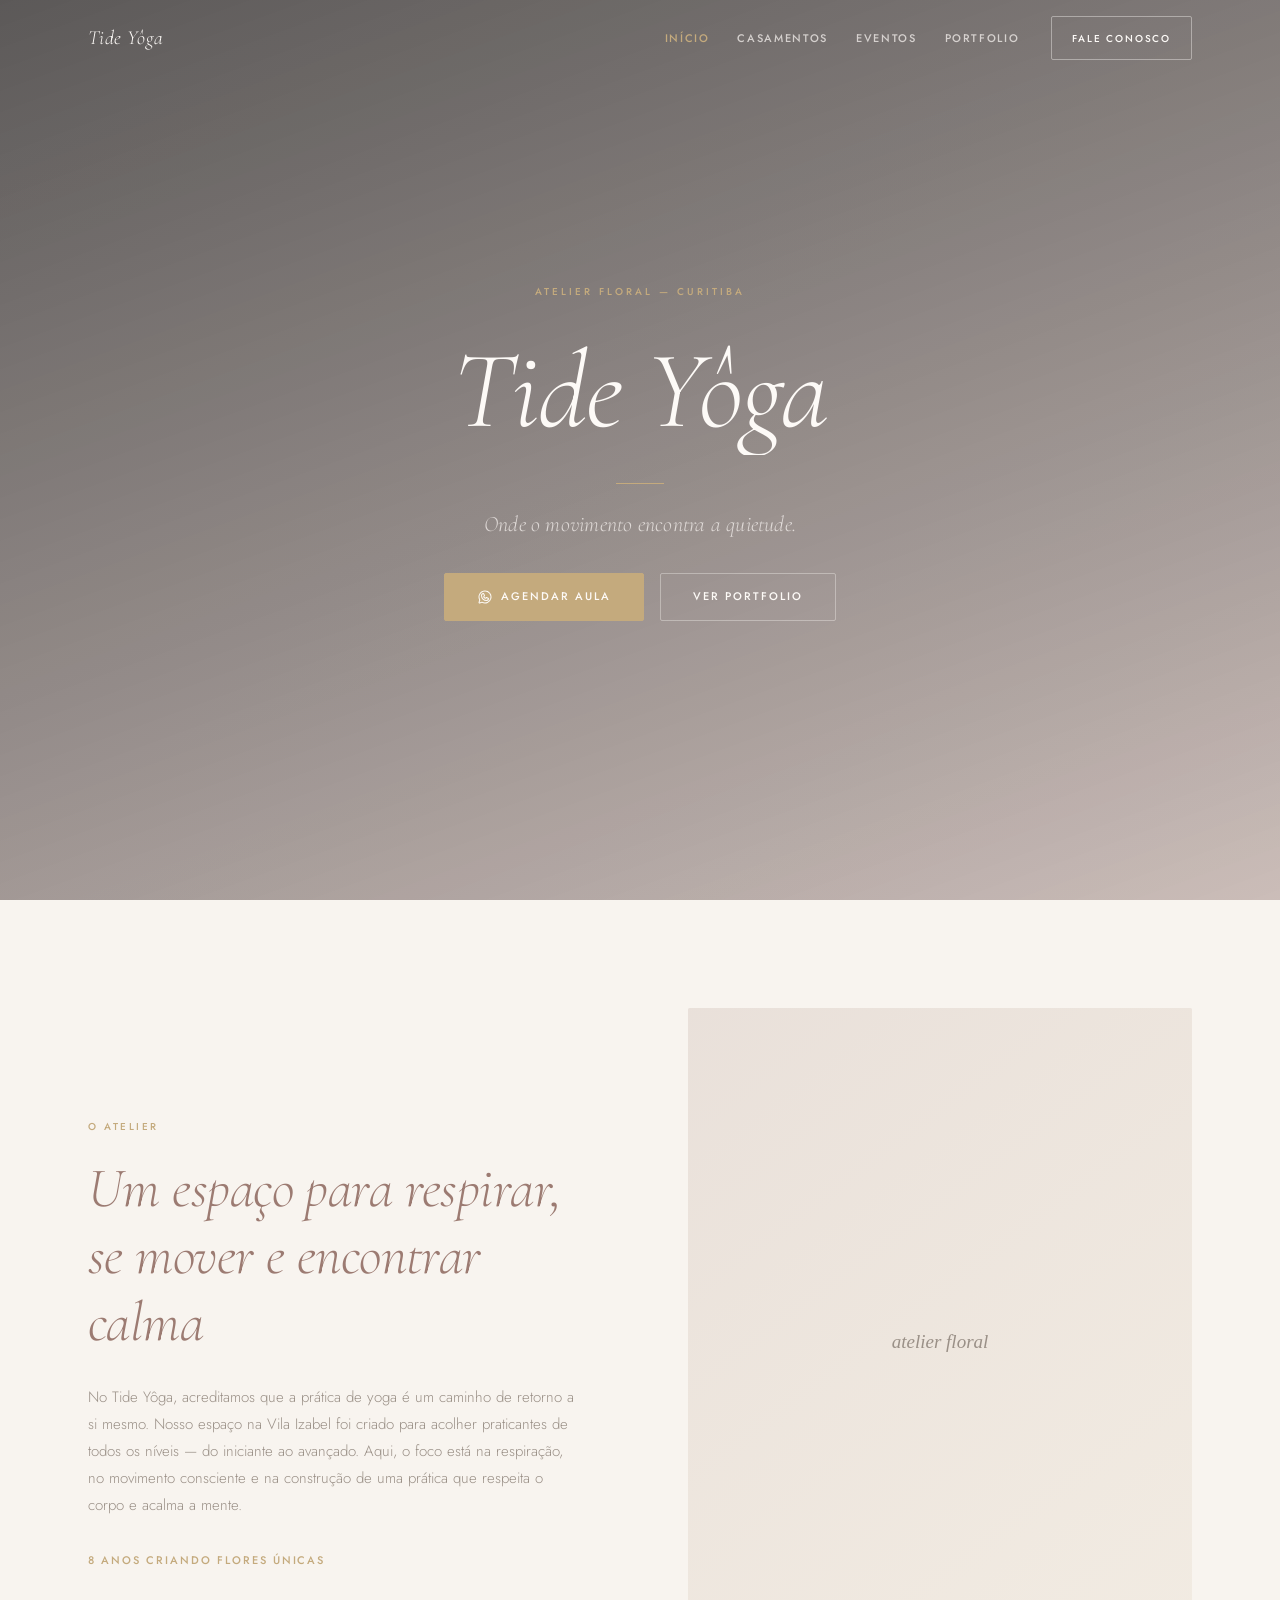
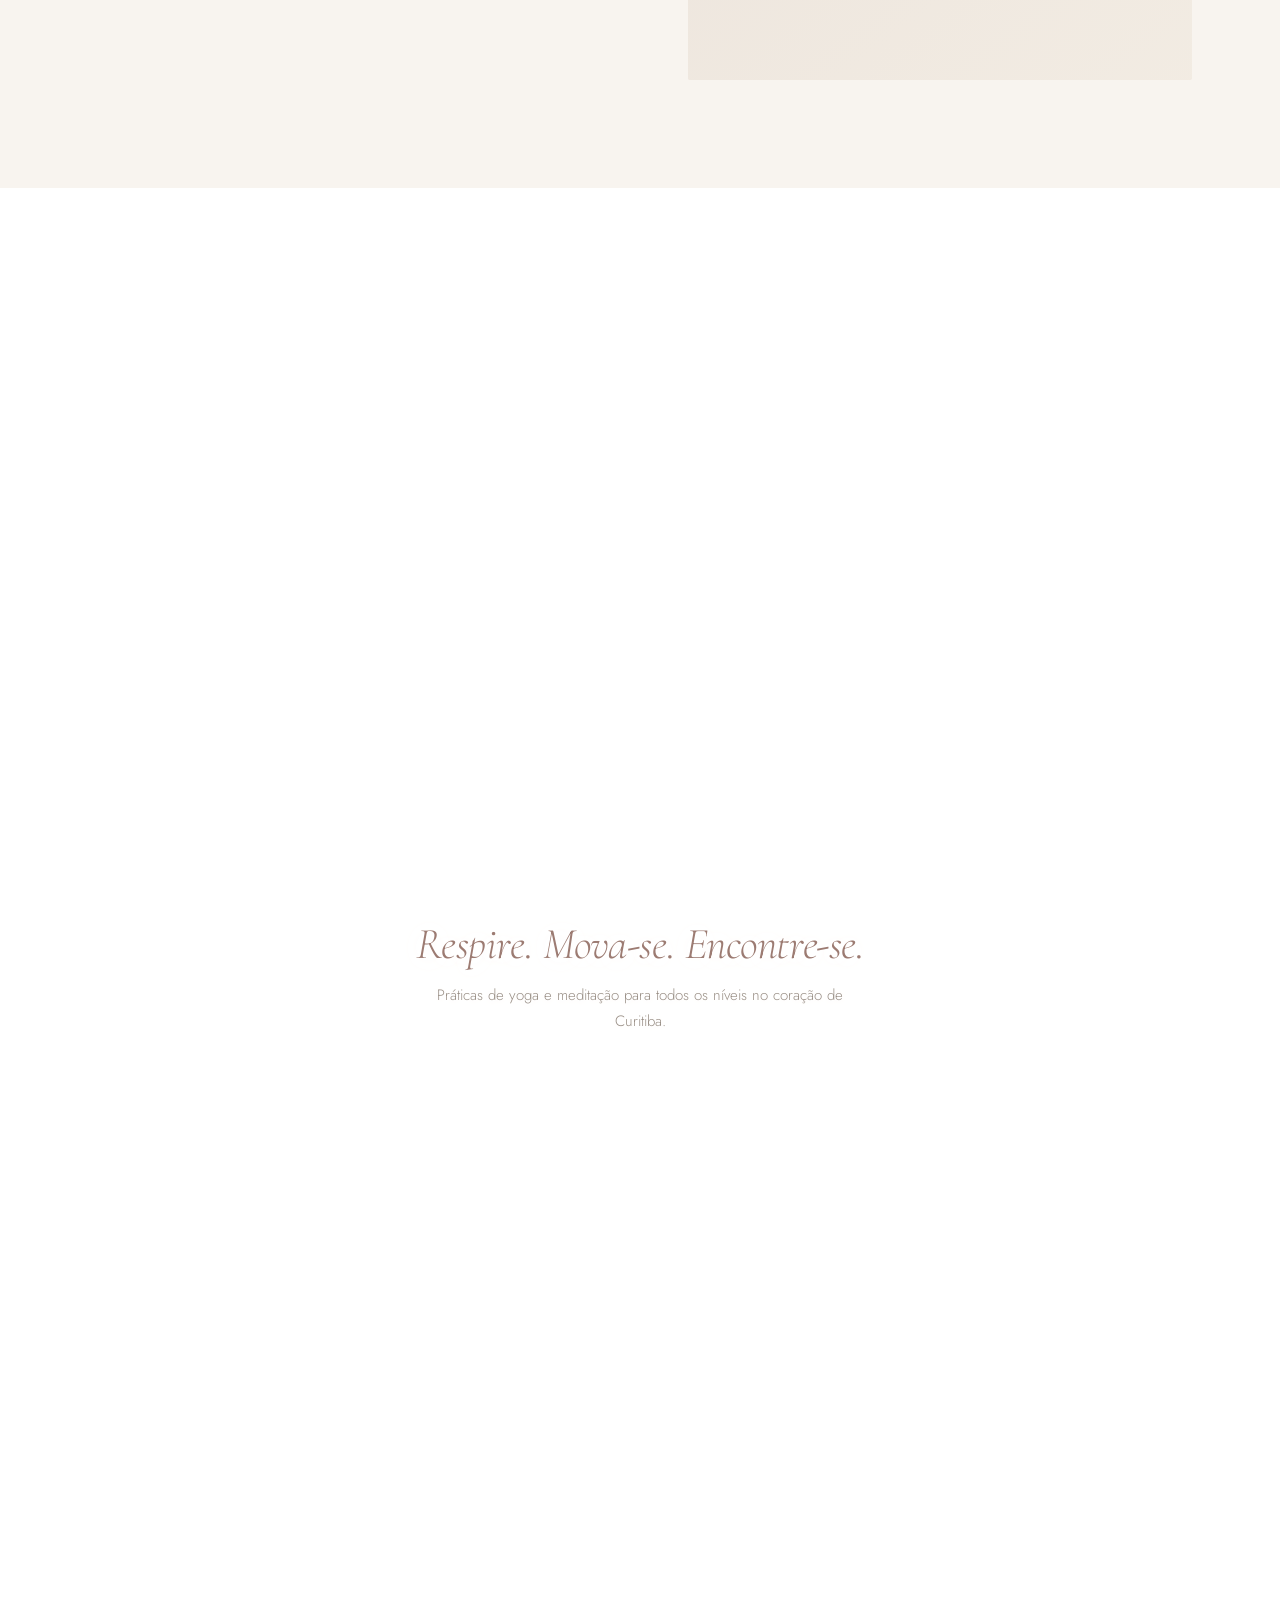
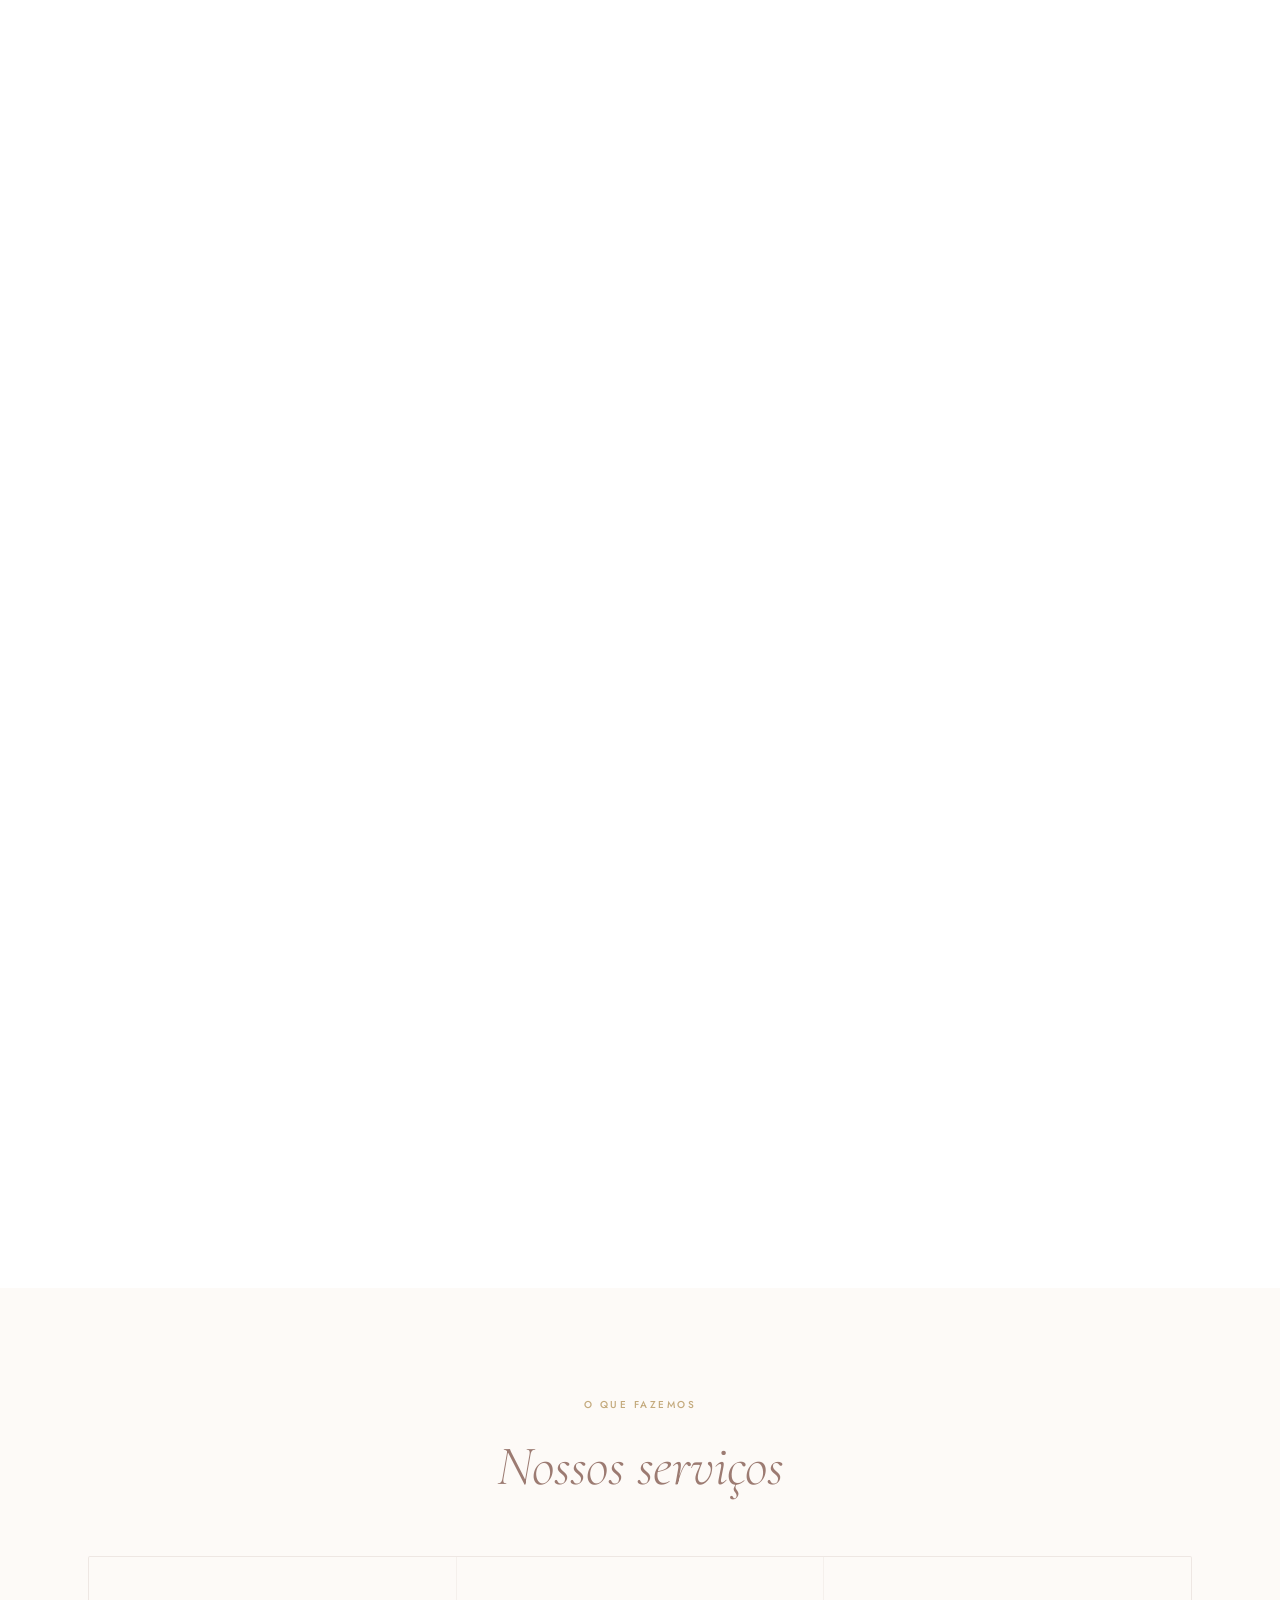
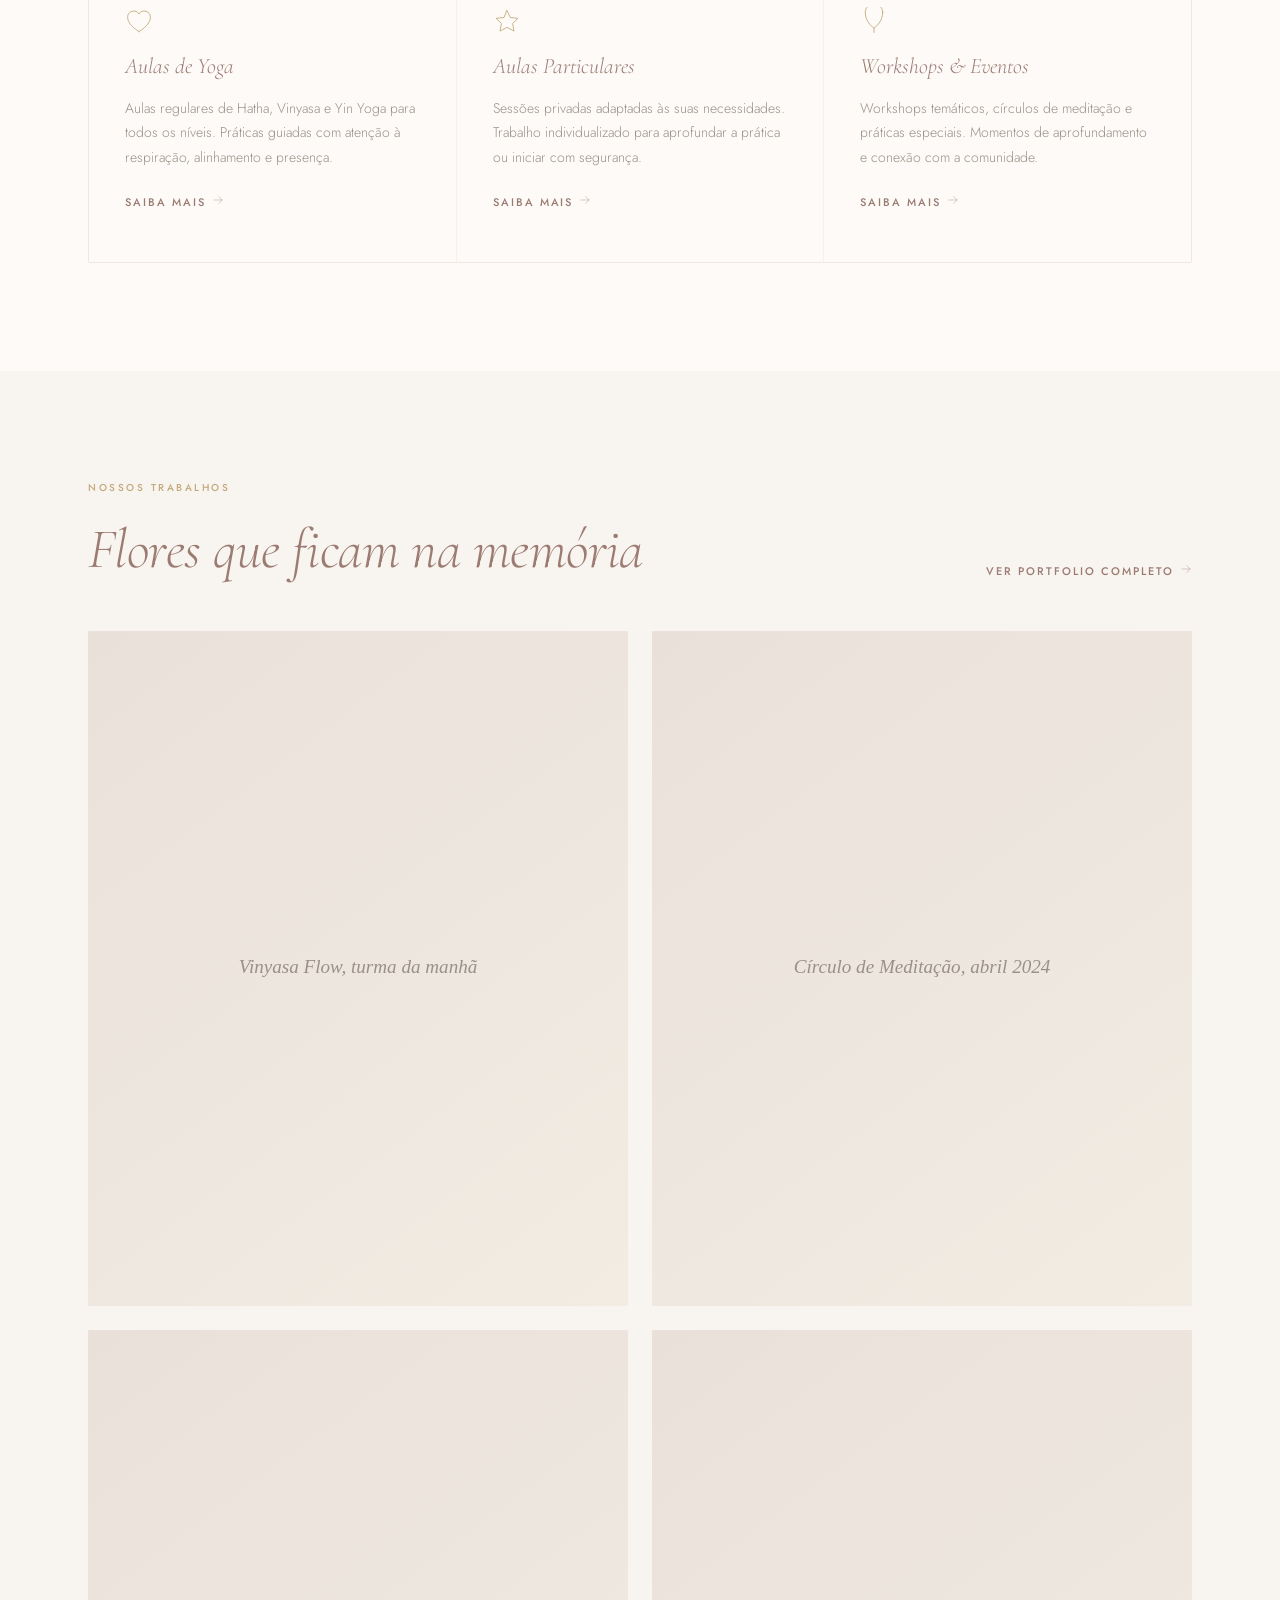
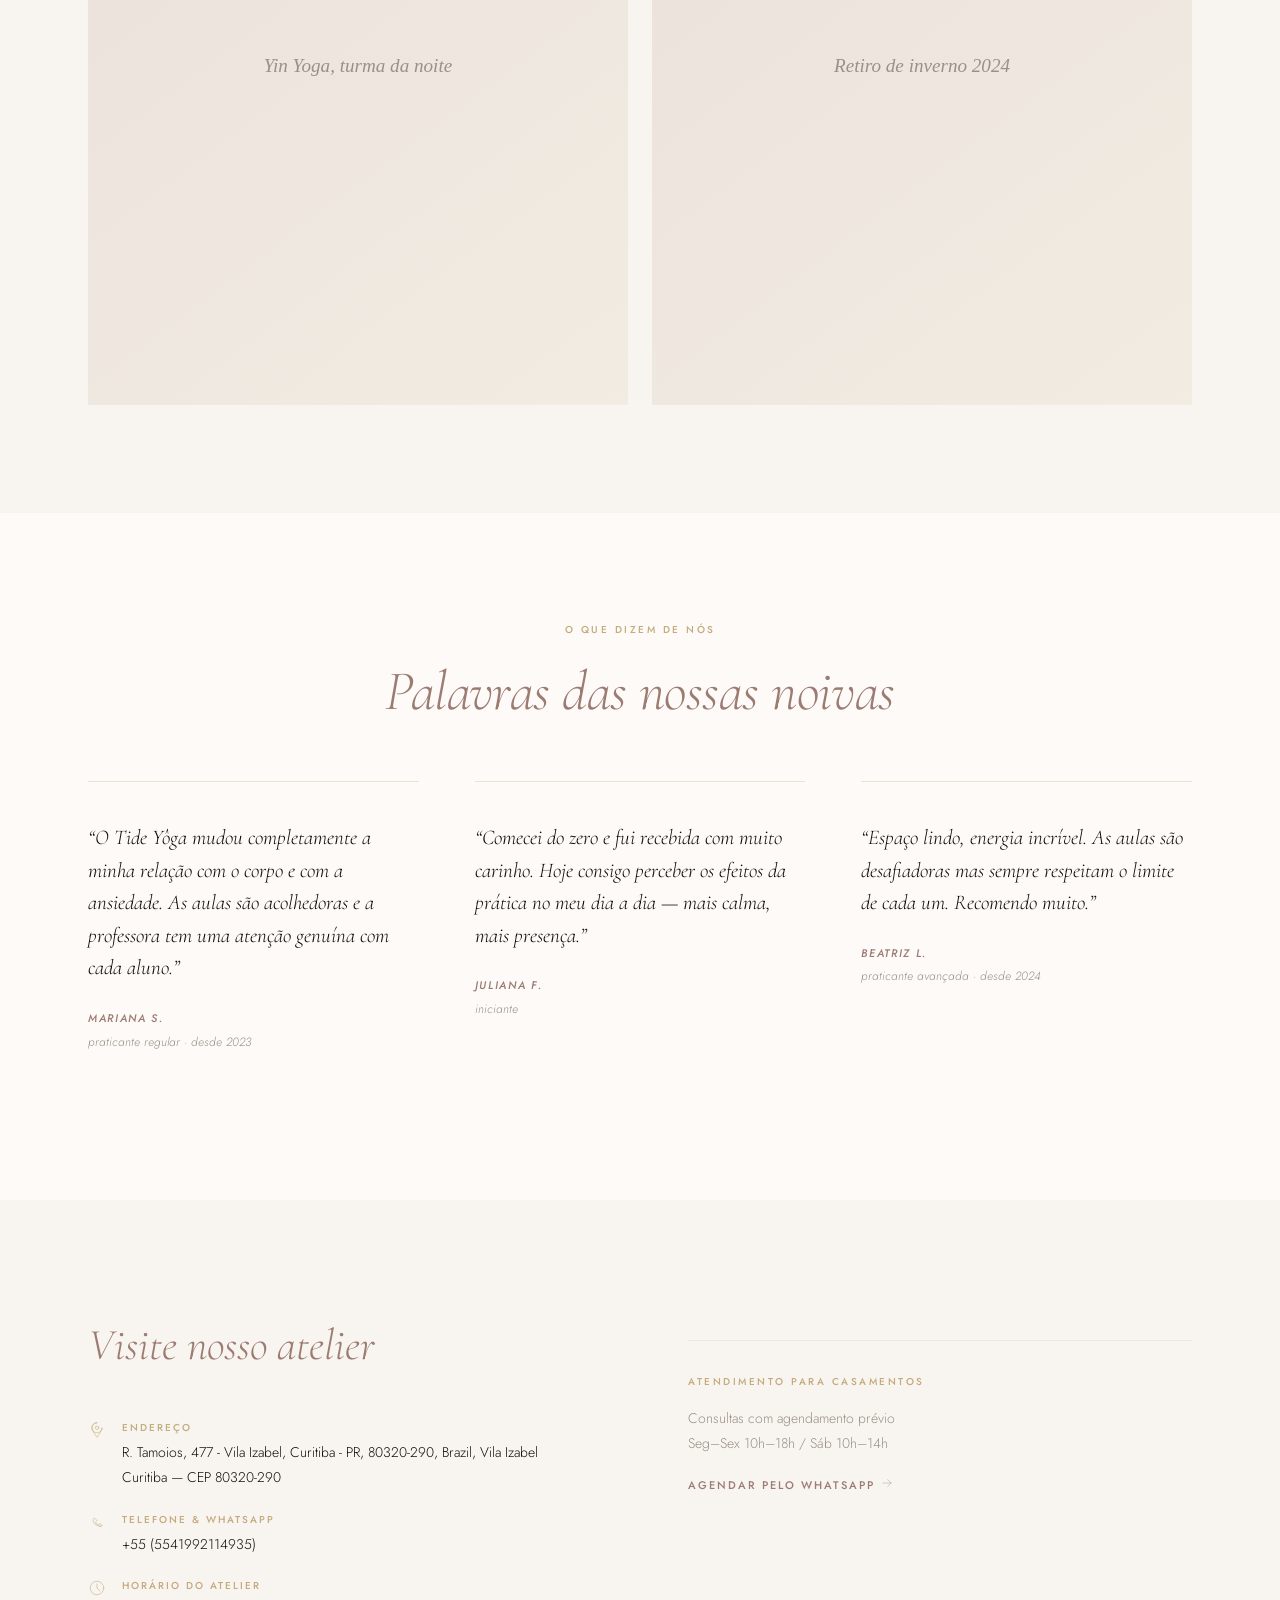
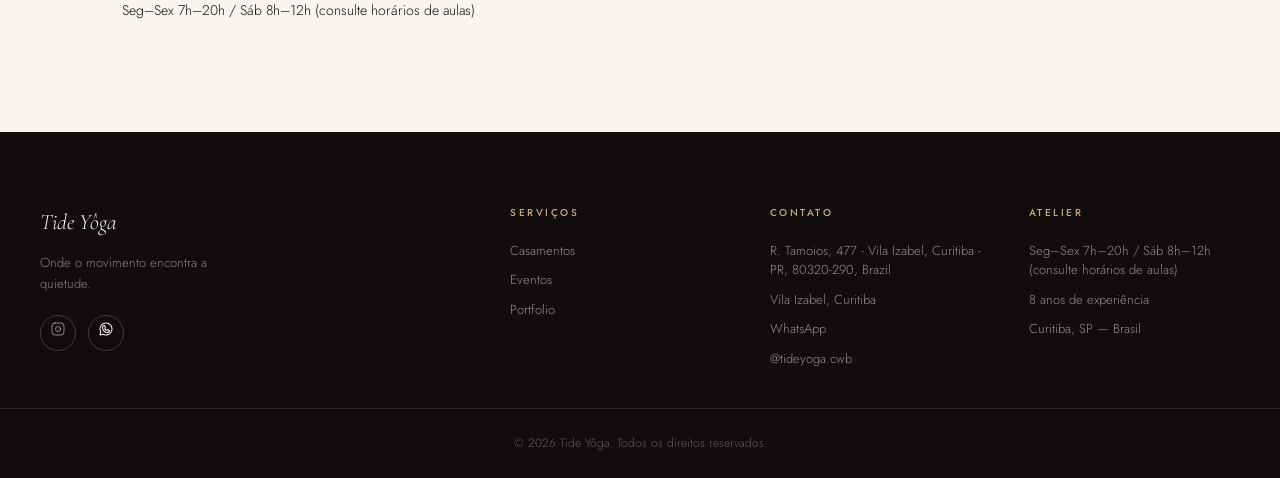
<file: index.html>
<!DOCTYPE html>
<html lang="pt-BR">
<head>
  <meta charset="UTF-8">
  <meta name="viewport" content="width=device-width, initial-scale=1.0">
  <title>Tide Yôga | Estúdio de Yoga em Curitiba - Vila Izabel</title>
  <meta name="description" content="Tide Yôga é um estúdio de yoga na Vila Izabel, Curitiba. Aulas regulares, particulares e workshops para todos os níveis. Venha praticar num espaço acolhedor e transformador.">

  <meta property="og:type"        content="website">
  <meta property="og:title"       content="Tide Yôga | Estúdio de Yoga em Curitiba - Vila Izabel">
  <meta property="og:description" content="Tide Yôga é um estúdio de yoga na Vila Izabel, Curitiba. Aulas regulares, particulares e workshops para todos os níveis. Venha praticar num espaço acolhedor e transformador.">
  <meta property="og:image"       content="assets/og-placeholder.jpg">
  <meta property="og:url"         content="https://tideyoga.com.br">
  <meta property="og:locale"      content="pt_BR">
  <meta property="og:site_name"   content="Tide Yôga">

  <link rel="icon" href="assets/favicon.png" type="image/png">
  <link rel="preconnect" href="https://fonts.googleapis.com">
  <link rel="preconnect" href="https://fonts.gstatic.com" crossorigin>
  <link href="https://fonts.googleapis.com/css2?family=Cormorant+Garamond:ital,wght@0,300;0,400;0,600;1,300;1,400;1,600&family=Jost:wght@300;400;500&display=swap" rel="stylesheet">
  <link rel="stylesheet" href="style.css">

  <script type="application/ld+json">
  {
    "@context": "https://schema.org",
    "@type": "Florist",
    "name": "Tide Yôga",
    "description": "Tide Yôga é um estúdio de yoga na Vila Izabel, Curitiba. Aulas regulares, particulares e workshops para todos os níveis. Venha praticar num espaço acolhedor e transformador.",
    "url": "https://tideyoga.com.br",
    "telephone": "+5541992114935",
    "address": {
      "@type": "PostalAddress",
      "streetAddress": "R. Tamoios, 477 - Vila Izabel, Curitiba - PR, 80320-290, Brazil",
      "addressLocality": "Curitiba",
      "addressRegion": "SP",
      "postalCode": "80320-290",
      "addressCountry": "BR"
    },
    "openingHours": "Seg–Sex 7h–20h / Sáb 8h–12h (consulte horários de aulas)",
    "image": "assets/og-placeholder.jpg",
    "priceRange": "R$ 80 – R$ 600",
    "hasMap": "https://maps.google.com/?q=R. Tamoios, 477 - Vila Izabel, Curitiba - PR, 80320-290, Brazil,Curitiba",
    "sameAs": ["https://www.instagram.com/tideyoga.cwb"]
  }
  </script>
<script>window.__imgFallback=function(img,label){img.onerror=null;img.alt=label||'';img.style.cssText='background:#e5e7eb;min-height:40px';img.src='data:image/svg+xml,%3Csvg xmlns%3D%22http%3A%2F%2Fwww.w3.org%2F2000%2Fsvg%22 viewBox%3D%220 0 1 1%22%3E%3C%2Fsvg%3E';};</script>
</head>
<body>

  <!-- ══════════════════════════════
       NAVBAR
  ══════════════════════════════ -->
  <nav class="navbar" id="top" aria-label="Navegação principal">
    <div class="container nav-inner">
      <a href="index.html" class="nav-logo" aria-label="Tide Yôga — página inicial">
        <span class="nav-logo-name">Tide Yôga</span>
      </a>
      <ul class="nav-links" role="list">
        <li><a href="index.html"       class="nav-active" aria-current="page">Início</a></li>
        <li><a href="casamentos.html">Casamentos</a></li>
        <li><a href="eventos.html">Eventos</a></li>
        <li><a href="portfolio.html">Portfolio</a></li>
      </ul>
      <a href="https://wa.me/5541992114935?text=Ol%C3%A1%2C%20vim%20pelo%20site%20e%20gostaria%20de%20saber%20mais%20sobre%20as%20aulas%20do%20Tide%20Y%C3%B4ga."
         class="nav-cta"
         target="_blank" rel="noopener noreferrer"
         aria-label="Fale conosco pelo WhatsApp">
        Fale Conosco
      </a>
      <button class="nav-toggle" aria-label="Abrir menu" aria-expanded="false">
        <span></span><span></span><span></span>
      </button>
    </div>
  </nav>

  <!-- ══════════════════════════════
       HERO
  ══════════════════════════════ -->
  <section class="hero" id="hero" aria-labelledby="hero-heading">
    <div class="hero-bg img-fallback" aria-hidden="true">
      <img src="https://images.unsplash.com/photo-1727582921171-4d6ee5cc71f7?crop=entropy&cs=tinysrgb&fit=max&fm=jpg&ixid=M3w5NTUwNzB8MHwxfHNlYXJjaHwxfHxlbGVnYW50JTIwZmxvd2VyJTIwc2hvcCUyMGludGVyaW9yJTIwY29sb3JmdWx8ZW58MXwwfHx8MTc4MDUxMDk0M3ww&ixlib=rb-4.1.0&q=80&w=1080"
           alt=""
           loading="eager"
           onerror="window.__imgFallback(this, 'bloom atelier')">
    </div>
    <div class="hero-overlay" aria-hidden="true"></div>
    <div class="container hero-inner">
      <p class="hero-eyebrow">Atelier Floral — Curitiba</p>
      <h1 class="hero-heading" id="hero-heading">
        <span class="reveal-line"><span>Tide Yôga</span></span>
      </h1>
      <div class="hero-rule"></div>
      <p class="hero-tagline">
        <span class="reveal-line"><span>Onde o movimento encontra a quietude.</span></span>
      </p>
      <div class="hero-ctas fade-up fade-up--4">
        <a href="https://wa.me/5541992114935?text=Ol%C3%A1%2C%20vim%20pelo%20site%20e%20gostaria%20de%20saber%20mais%20sobre%20as%20aulas%20do%20Tide%20Y%C3%B4ga."
           class="btn btn--primary"
           target="_blank" rel="noopener noreferrer"
           aria-label="Agendar visita ao atelier pelo WhatsApp">
          <span class="btn-icon" data-icon="WhatsappLogo" aria-hidden="true"></span>
          Agendar Aula
        </a>
        <a href="portfolio.html" class="btn btn--ghost-light">
          Ver Portfolio
        </a>
      </div>
    </div>
  </section>

  <!-- ══════════════════════════════
       ATELIER — QUEM SOMOS
  ══════════════════════════════ -->
  <section class="atelier" id="atelier" aria-labelledby="atelier-heading">
    <div class="container atelier-grid">
      <div class="atelier-text">
        <span class="eyebrow fade-up">O Atelier</span>
        <h2 class="section-heading fade-up" id="atelier-heading">Um espaço para respirar, se mover e encontrar calma</h2>
        <p class="atelier-body fade-up">No Tide Yôga, acreditamos que a prática de yoga é um caminho de retorno a si mesmo. Nosso espaço na Vila Izabel foi criado para acolher praticantes de todos os níveis — do iniciante ao avançado. Aqui, o foco está na respiração, no movimento consciente e na construção de uma prática que respeita o corpo e acalma a mente.</p>
        <span class="atelier-meta fade-up">8 anos criando flores únicas</span>
      </div>
      <div class="atelier-image-wrap img-fallback fade-up">
        <img src="https://images.unsplash.com/photo-1554196259-e3c00b41a421?crop=entropy&cs=tinysrgb&fit=max&fm=jpg&ixid=M3w5NTUwNzB8MHwxfHNlYXJjaHwxfHxmbG9yaXN0JTIwYXJyYW5naW5nJTIwYm91cXVldCUyMGNsb3NlJTIwdXAlMjBoYW5kc3xlbnwxfDB8fHwxNzgwNTEwOTQzfDA&ixlib=rb-4.1.0&q=80&w=1080"
             alt="Interior do estúdio Tide Yôga na Vila Izabel, Curitiba — espaço de prática sereno"
             loading="lazy"
             width="600" height="800"
             onerror="window.__imgFallback(this, 'atelier floral')">
      </div>
    </div>
  </section>

  <!-- ══════════════════════════════
       SCROLL ANIMATION — creative-floral
  ══════════════════════════════ -->
  <section class="scroll-animation" id="scroll-anim"
           aria-label="Sequência floral — flores que contam histórias">
    <div class="scroll-anim-pin">
      <canvas id="scroll-canvas" aria-hidden="true"></canvas>
      <div class="scroll-overlay" aria-hidden="true">
        <p class="scroll-overlay-headline">Respire. Mova-se. Encontre-se.</p>
        <p class="scroll-overlay-sub">Práticas de yoga e meditação para todos os níveis no coração de Curitiba.</p>
      </div>
    </div>
  </section>

  <!-- ══════════════════════════════
       SERVICOS
  ══════════════════════════════ -->
  <section class="servicos" id="servicos" aria-labelledby="servicos-heading">
    <div class="container">
      <div class="servicos-header">
        <span class="eyebrow fade-up">O que fazemos</span>
        <h2 class="section-heading fade-up" id="servicos-heading">Nossos serviços</h2>
      </div>
      <div class="servicos-grid" role="list">
        <article class="servico-card stagger-card" role="listitem" aria-label="Aulas de Yoga">
          <div class="servico-icon" data-icon="HeartStraight" aria-hidden="true"></div>
          <h3 class="servico-title">Aulas de Yoga</h3>
          <p class="servico-desc">Aulas regulares de Hatha, Vinyasa e Yin Yoga para todos os níveis. Práticas guiadas com atenção à respiração, alinhamento e presença.</p>
          <a href="aulas.html" class="link-morph servico-link">
            Saiba mais
            <span data-icon="ArrowRight" aria-hidden="true"></span>
          </a>
        </article>
        <article class="servico-card stagger-card" role="listitem" aria-label="Aulas Particulares">
          <div class="servico-icon" data-icon="Star" aria-hidden="true"></div>
          <h3 class="servico-title">Aulas Particulares</h3>
          <p class="servico-desc">Sessões privadas adaptadas às suas necessidades. Trabalho individualizado para aprofundar a prática ou iniciar com segurança.</p>
          <a href="particulares.html" class="link-morph servico-link">
            Saiba mais
            <span data-icon="ArrowRight" aria-hidden="true"></span>
          </a>
        </article>
        <article class="servico-card stagger-card" role="listitem" aria-label="Workshops & Eventos">
          <div class="servico-icon" data-icon="Leaf" aria-hidden="true"></div>
          <h3 class="servico-title">Workshops & Eventos</h3>
          <p class="servico-desc">Workshops temáticos, círculos de meditação e práticas especiais. Momentos de aprofundamento e conexão com a comunidade.</p>
          <a href="workshops.html" class="link-morph servico-link">
            Saiba mais
            <span data-icon="ArrowRight" aria-hidden="true"></span>
          </a>
        </article>
      </div>
    </div>
  </section>

  <!-- ══════════════════════════════
       PORTFOLIO PREVIEW
  ══════════════════════════════ -->
  <section class="portfolio-preview" id="portfolio-preview"
           aria-labelledby="portfolio-preview-heading">
    <div class="container">
      <div class="portfolio-preview-header">
        <div>
          <span class="eyebrow fade-up">Nossos trabalhos</span>
          <h2 class="section-heading fade-up" id="portfolio-preview-heading"
              style="margin-bottom:0">Flores que ficam na memória</h2>
        </div>
        <a href="portfolio.html" class="link-morph fade-up">
          Ver portfolio completo
          <span data-icon="ArrowRight" aria-hidden="true"></span>
        </a>
      </div>
      <div class="portfolio-grid" role="list">
        <figure class="portfolio-item tilt-3d img-fallback fade-up" role="listitem">
          <img src="https://images.unsplash.com/photo-1484676681417-64a0ea3475fd?crop=entropy&cs=tinysrgb&fit=max&fm=jpg&ixid=M3w5NTUwNzB8MHwxfHNlYXJjaHwxfHxicmlkYWwlMjBib3VxdWV0JTIwd2hpdGUlMjBlbGVnYW50JTIwY2xvc2UlMjB1cHxlbnwxfDB8fHwxNzgwNTEwOTQ5fDA&ixlib=rb-4.1.0&q=80&w=1080"
               alt="Aula de Vinyasa Yoga no Tide Yôga — praticantes em movimento fluido"
               loading="lazy"
               width="600" height="750"
               onerror="window.__imgFallback(this, 'Vinyasa Flow, turma da manhã')">
          <figcaption class="portfolio-caption">Vinyasa Flow, turma da manhã</figcaption>
        </figure>
        <figure class="portfolio-item tilt-3d img-fallback fade-up" role="listitem">
          <img src="https://images.unsplash.com/photo-1525441273400-056e9c7517b3?crop=entropy&cs=tinysrgb&fit=max&fm=jpg&ixid=M3w5NTUwNzB8MHwxfHNlYXJjaHwxfHx3ZWRkaW5nJTIwZmxvd2VycyUyMGNlbnRlcnBpZWNlJTIwdGFibGV8ZW58MXwwfHx8MTc4MDUxMDk1MHww&ixlib=rb-4.1.0&q=80&w=1080"
               alt="Workshop de meditação — círculo de praticantes em silêncio"
               loading="lazy"
               width="600" height="750"
               onerror="window.__imgFallback(this, 'Círculo de Meditação, abril 2024')">
          <figcaption class="portfolio-caption">Círculo de Meditação, abril 2024</figcaption>
        </figure>
        <figure class="portfolio-item tilt-3d img-fallback fade-up" role="listitem">
          <img src="https://images.unsplash.com/photo-1564070814872-a2e801dbf413?crop=entropy&cs=tinysrgb&fit=max&fm=jpg&ixid=M3w5NTUwNzB8MHwxfHNlYXJjaHwxfHxjb2xvcmZ1bCUyMGJvdXF1ZXQlMjBhcnJhbmdlbWVudCUyMGZsb3dlcnN8ZW58MXwwfHx8MTc4MDUxMDk1MHww&ixlib=rb-4.1.0&q=80&w=1080"
               alt="Aula de Yin Yoga — postura restaurativa com apoios e luz suave"
               loading="lazy"
               width="600" height="750"
               onerror="window.__imgFallback(this, 'Yin Yoga, turma da noite')">
          <figcaption class="portfolio-caption">Yin Yoga, turma da noite</figcaption>
        </figure>
        <figure class="portfolio-item tilt-3d img-fallback fade-up" role="listitem">
          <img src="https://images.unsplash.com/photo-1747115276395-607f2e5dc269?crop=entropy&cs=tinysrgb&fit=max&fm=jpg&ixid=M3w5NTUwNzB8MHwxfHNlYXJjaHwxfHxsdXh1cnklMjBmbG9yYWwlMjBkZWNvciUyMGV2ZW50fGVufDF8MHx8fDE3ODA1MTA5NTB8MA&ixlib=rb-4.1.0&q=80&w=1080"
               alt="Retiro de yoga em espaço natural próximo a Curitiba"
               loading="lazy"
               width="600" height="750"
               onerror="window.__imgFallback(this, 'Retiro de inverno 2024')">
          <figcaption class="portfolio-caption">Retiro de inverno 2024</figcaption>
        </figure>
      </div>
    </div>
  </section>

  <!-- ══════════════════════════════
       TESTEMUNHOS
  ══════════════════════════════ -->
  <section class="testemunhos" id="testemunhos" aria-labelledby="testemunhos-heading">
    <div class="container">
      <div class="testemunhos-header">
        <span class="eyebrow">O que dizem de nós</span>
        <h2 class="section-heading" id="testemunhos-heading">Palavras das nossas noivas</h2>
      </div>
      <div class="testemunhos-grid">
        <blockquote class="testemunho">
          <p class="testemunho-quote">O Tide Yôga mudou completamente a minha relação com o corpo e com a ansiedade. As aulas são acolhedoras e a professora tem uma atenção genuína com cada aluno.</p>
          <cite>
            <span class="testemunho-author">Mariana S.</span>
            <span class="testemunho-meta">praticante regular · desde 2023</span>
          </cite>
        </blockquote>
        <blockquote class="testemunho">
          <p class="testemunho-quote">Comecei do zero e fui recebida com muito carinho. Hoje consigo perceber os efeitos da prática no meu dia a dia — mais calma, mais presença.</p>
          <cite>
            <span class="testemunho-author">Juliana F.</span>
            <span class="testemunho-meta">iniciante</span>
          </cite>
        </blockquote>
        <blockquote class="testemunho">
          <p class="testemunho-quote">Espaço lindo, energia incrível. As aulas são desafiadoras mas sempre respeitam o limite de cada um. Recomendo muito.</p>
          <cite>
            <span class="testemunho-author">Beatriz L.</span>
            <span class="testemunho-meta">praticante avançada · desde 2024</span>
          </cite>
        </blockquote>
      </div>
    </div>
  </section>

  <!-- ══════════════════════════════
       CONTATO — SEÇÃO ESTÁTICA
  ══════════════════════════════ -->
  <section class="contato" id="contato" aria-labelledby="contato-heading">
    <div class="container contato-grid">
      <div>
        <h2 class="contato-heading" id="contato-heading">Visite nosso atelier</h2>
        <address class="contato-list">
          <div class="contato-item">
            <span class="contato-icon" data-icon="MapPin" aria-hidden="true"></span>
            <div>
              <span class="contato-label">Endereço</span>
              <span class="contato-value">R. Tamoios, 477 - Vila Izabel, Curitiba - PR, 80320-290, Brazil, Vila Izabel<br>Curitiba — CEP 80320-290</span>
            </div>
          </div>
          <div class="contato-item">
            <span class="contato-icon" data-icon="Phone" aria-hidden="true"></span>
            <div>
              <span class="contato-label">Telefone &amp; WhatsApp</span>
              <span class="contato-value">
                <a href="https://wa.me/5541992114935"
                   target="_blank" rel="noopener noreferrer">
                  +55 (5541992114935)
                </a>
              </span>
            </div>
          </div>
          <div class="contato-item">
            <span class="contato-icon" data-icon="Clock" aria-hidden="true"></span>
            <div>
              <span class="contato-label">Horário do atelier</span>
              <span class="contato-value">Seg–Sex 7h–20h / Sáb 8h–12h (consulte horários de aulas)</span>
            </div>
          </div>
        </address>
      </div>
      <div>
        <div class="contato-horarios">
          <p class="horarios-title">Atendimento para casamentos</p>
          <p class="horarios-line">Consultas com agendamento prévio</p>
          <p class="horarios-line">Seg–Sex 10h–18h / Sáb 10h–14h</p>
          <p class="horarios-line" style="margin-top:16px">
            <a href="https://wa.me/5541992114935?text=Ol%C3%A1%2C%20vim%20pelo%20site%20e%20gostaria%20de%20saber%20mais%20sobre%20as%20aulas%20do%20Tide%20Y%C3%B4ga."
               class="link-morph"
               target="_blank" rel="noopener noreferrer">
              Agendar pelo WhatsApp
              <span data-icon="ArrowRight" aria-hidden="true"></span>
            </a>
          </p>
        </div>
      </div>
    </div>
  </section>

  <!-- ══════════════════════════════
       FOOTER
  ══════════════════════════════ -->
  <footer class="footer" aria-label="Rodapé do site">
    <div class="container footer-grid">

      <div class="footer-col footer-col--brand">
        <p class="footer-logo">Tide Yôga</p>
        <p class="footer-tagline">Onde o movimento encontra a quietude.</p>
        <div class="footer-social">
          <a href="https://www.instagram.com/tideyoga.cwb"
             target="_blank" rel="noopener noreferrer"
             aria-label="Instagram — @tideyoga.cwb">
            <span data-icon="InstagramLogo" aria-hidden="true"></span>
          </a>
          <a href="https://wa.me/5541992114935"
             target="_blank" rel="noopener noreferrer"
             aria-label="WhatsApp">
            <span data-icon="WhatsappLogo" aria-hidden="true"></span>
          </a>
        </div>
      </div>

      <div class="footer-col">
        <p class="footer-col-title">Serviços</p>
        <ul class="footer-list" role="list">
          <li><a href="casamentos.html" class="footer-link">Casamentos</a></li>
          <li><a href="eventos.html"    class="footer-link">Eventos</a></li>
          <li><a href="portfolio.html"  class="footer-link">Portfolio</a></li>
        </ul>
      </div>

      <div class="footer-col">
        <p class="footer-col-title">Contato</p>
        <ul class="footer-list" role="list">
          <li>R. Tamoios, 477 - Vila Izabel, Curitiba - PR, 80320-290, Brazil</li>
          <li>Vila Izabel, Curitiba</li>
          <li>
            <a href="https://wa.me/5541992114935"
               class="footer-link"
               target="_blank" rel="noopener noreferrer">
              WhatsApp
            </a>
          </li>
          <li>@tideyoga.cwb</li>
        </ul>
      </div>

      <div class="footer-col">
        <p class="footer-col-title">Atelier</p>
        <ul class="footer-list" role="list">
          <li>Seg–Sex 7h–20h / Sáb 8h–12h (consulte horários de aulas)</li>
          <li>8 anos de experiência</li>
          <li>Curitiba, SP — Brasil</li>
        </ul>
      </div>

    </div>
    <div class="footer-bottom">
      <p class="footer-copy">
        &copy; <span data-year>2026</span> Tide Yôga. Todos os direitos reservados.
      </p>
    </div>
  </footer>

  <script src="script.js"></script>
</body>
</html>
</file>
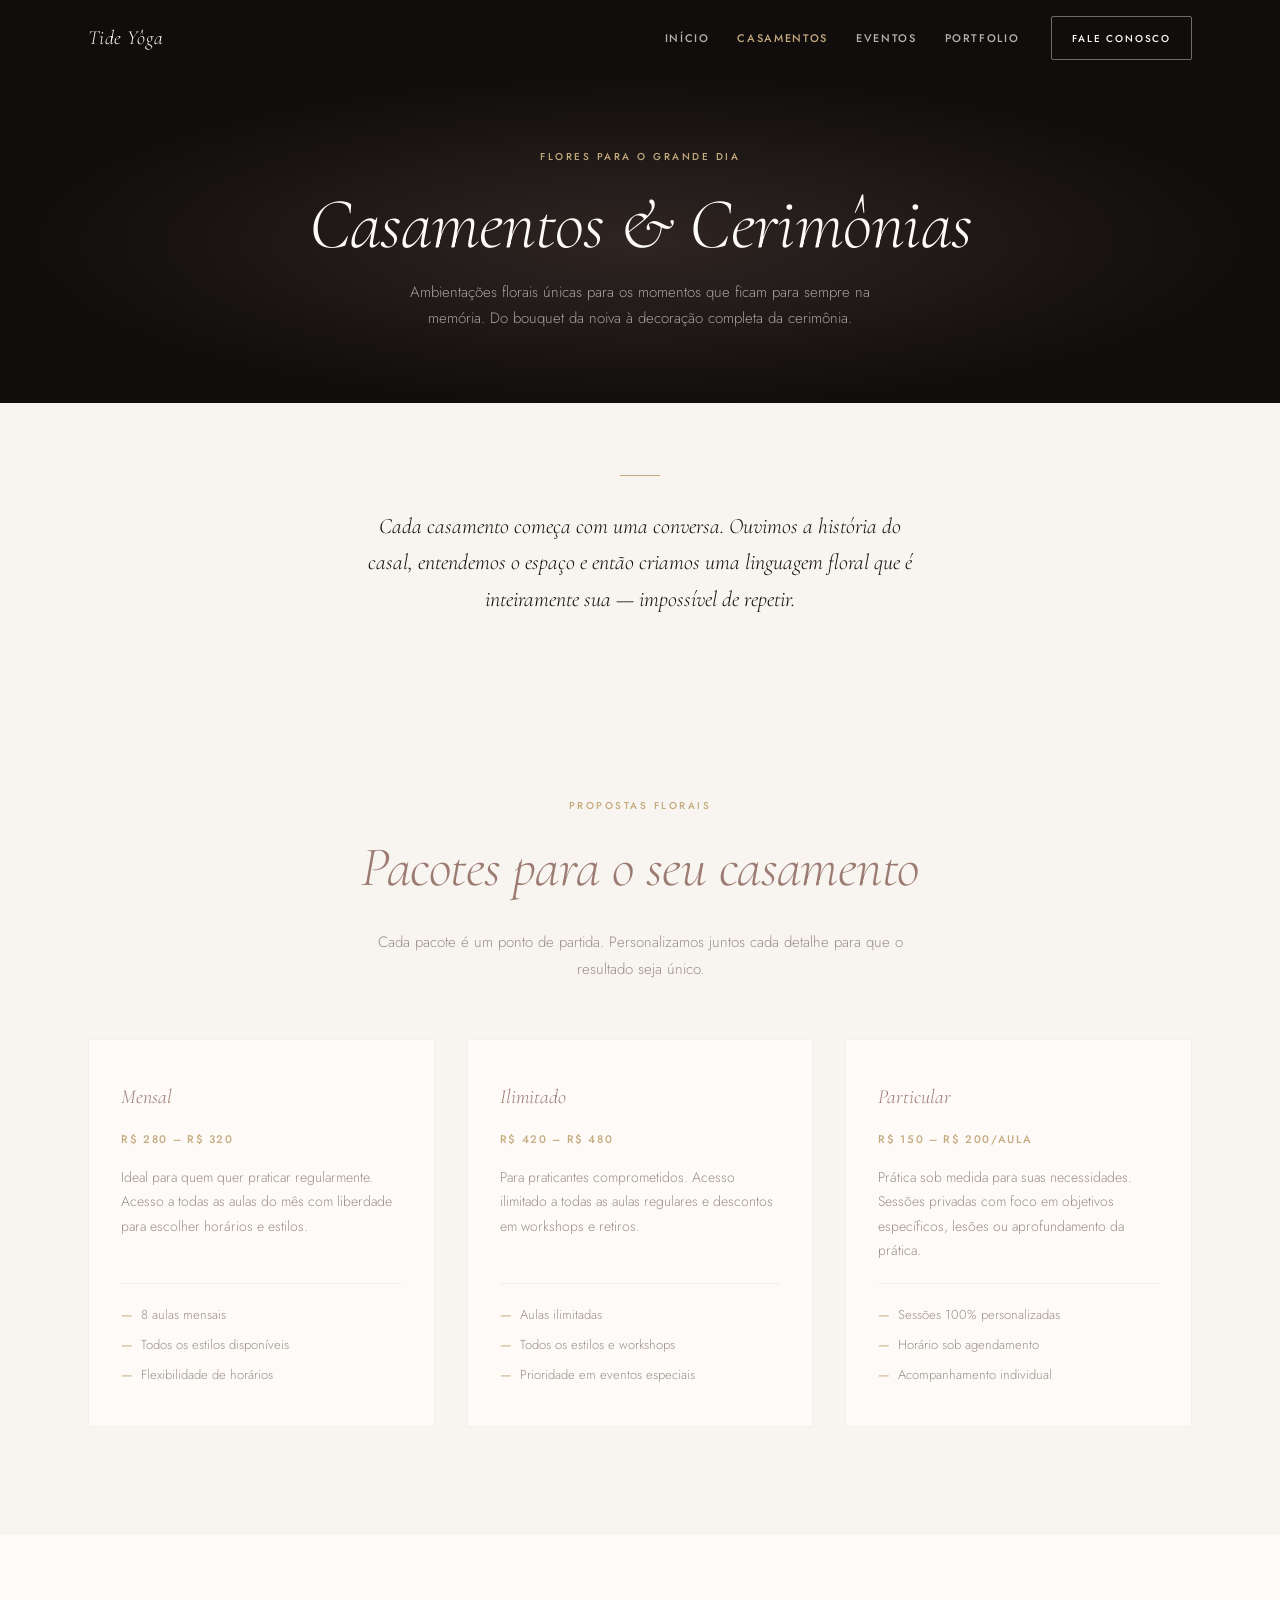
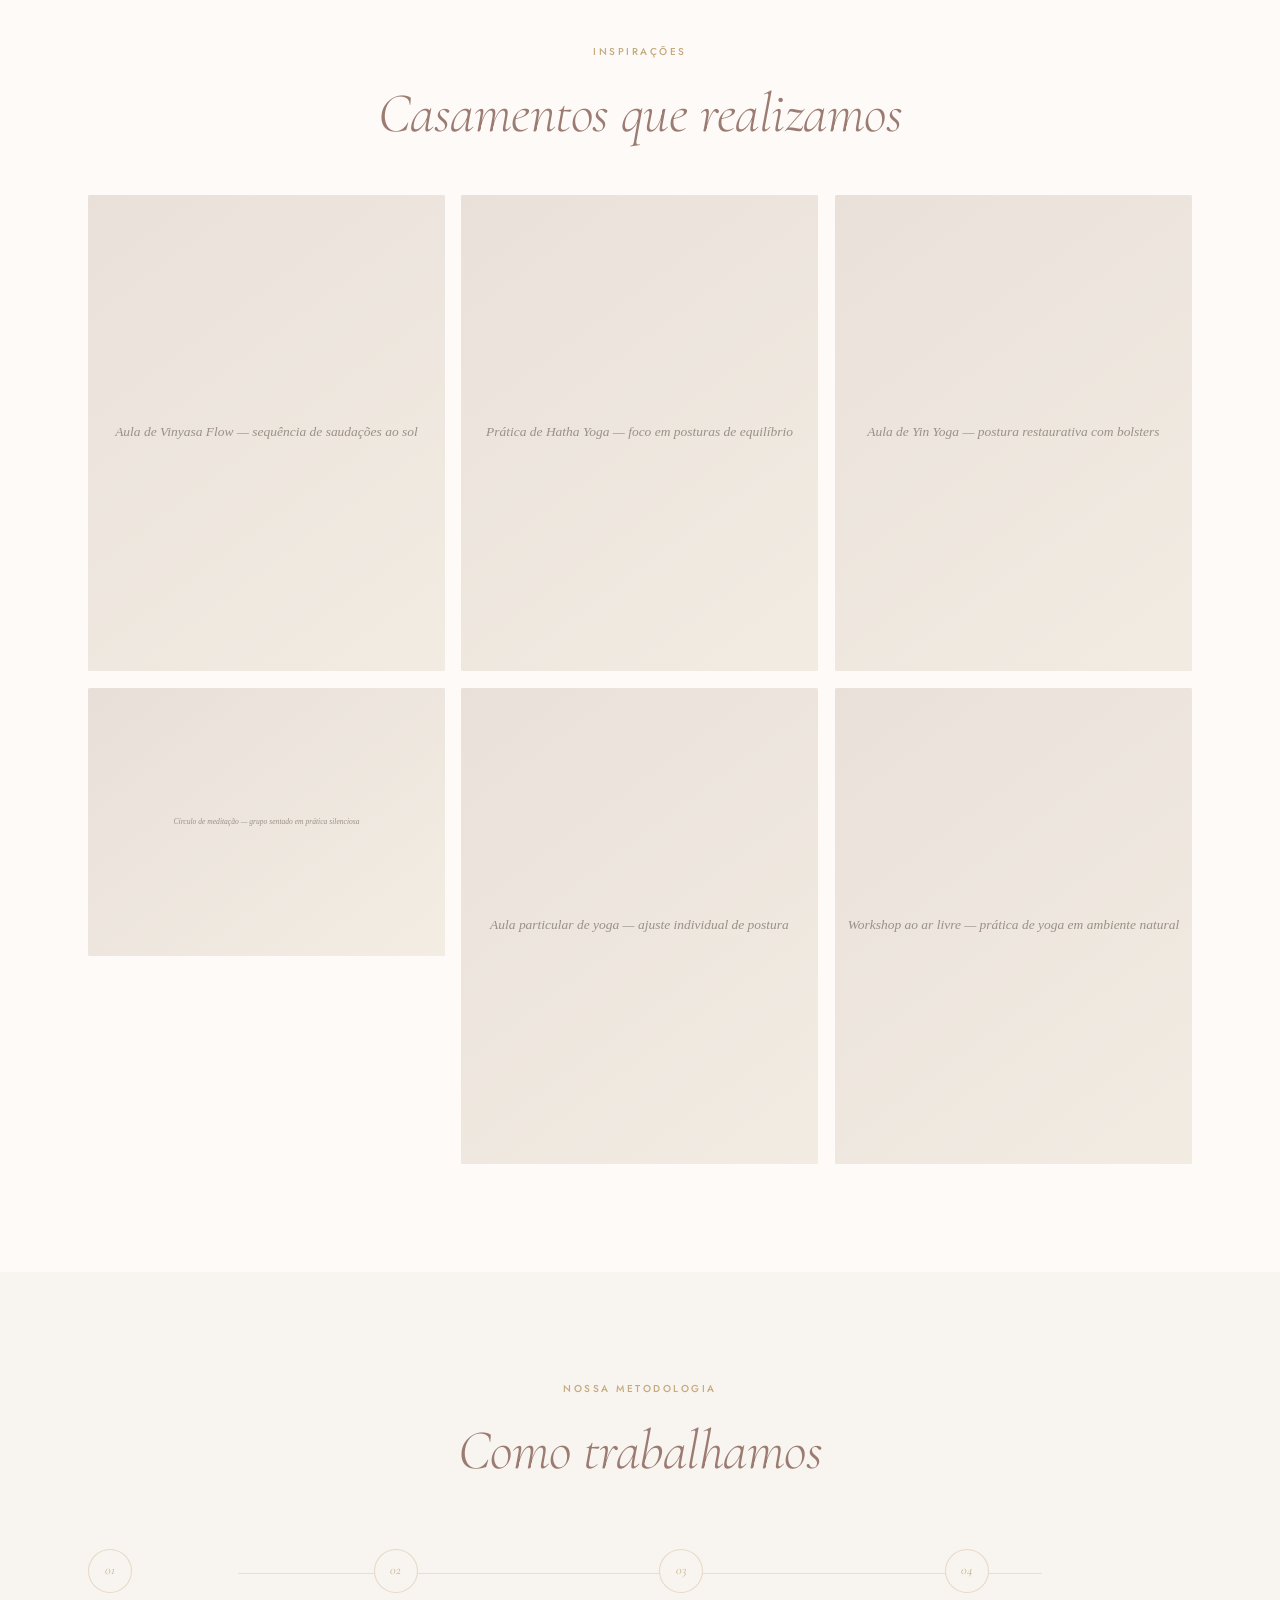
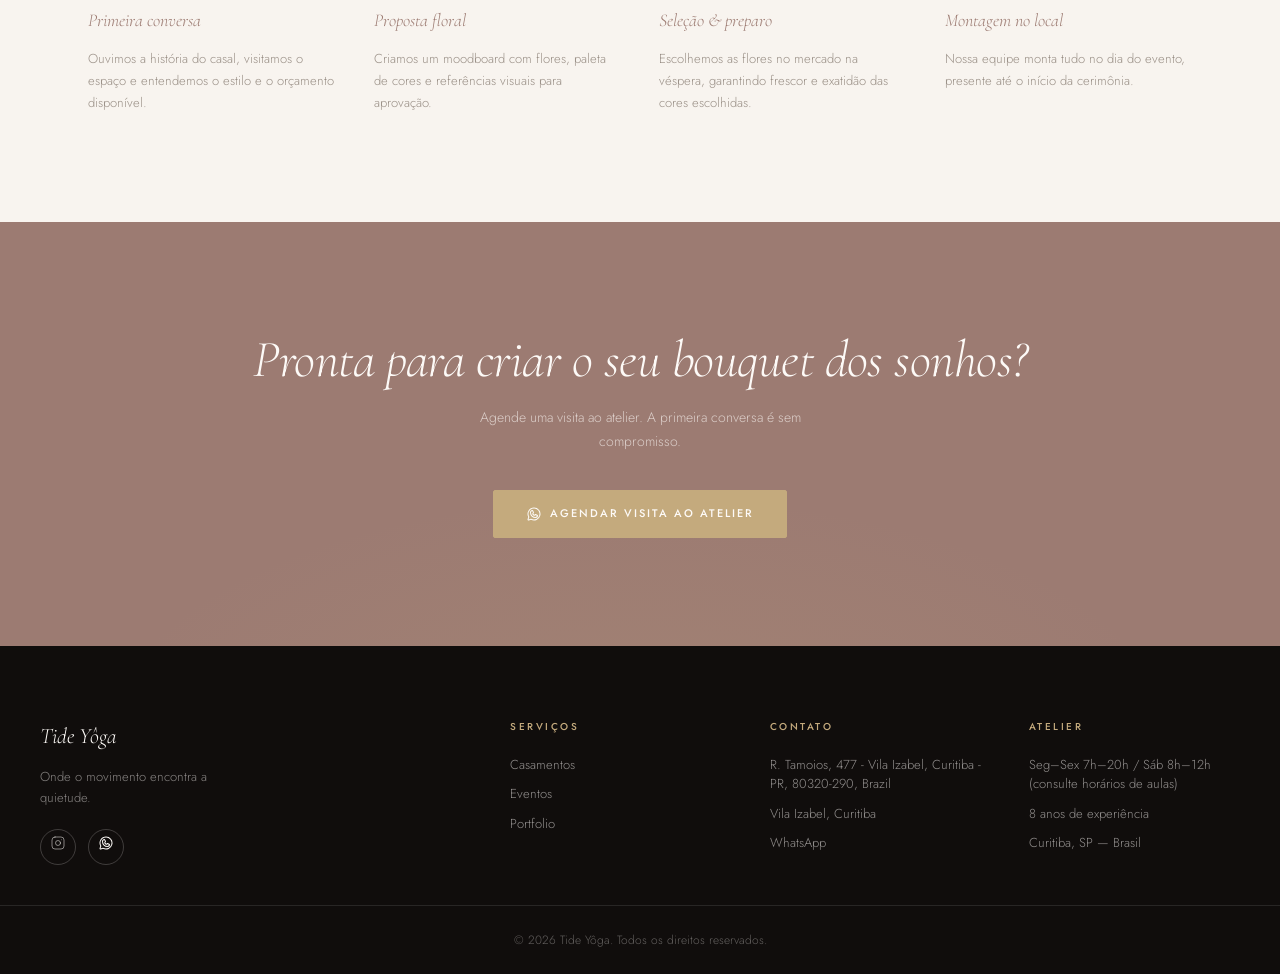
<file: casamentos.html>
<!DOCTYPE html>
<html lang="pt-BR">
<head>
  <meta charset="UTF-8">
  <meta name="viewport" content="width=device-width, initial-scale=1.0">
  <title>Casamentos &amp; Cerimônias — Tide Yôga</title>
  <meta name="description" content="Arranjos e ambientações florais para casamentos e cerimônias em Curitiba. Tide Yôga — 8 anos criando momentos inesquecíveis.">

  <meta property="og:type"        content="website">
  <meta property="og:title"       content="Casamentos &amp; Cerimônias — Tide Yôga">
  <meta property="og:description" content="Arranjos e ambientações florais para casamentos e cerimônias em Curitiba.">
  <meta property="og:image"       content="assets/og-placeholder.jpg">
  <meta property="og:url"         content="https://tideyoga.com.br/casamentos.html">
  <meta property="og:locale"      content="pt_BR">

  <link rel="icon" href="assets/favicon.png" type="image/png">
  <link rel="preconnect" href="https://fonts.googleapis.com">
  <link rel="preconnect" href="https://fonts.gstatic.com" crossorigin>
  <link href="https://fonts.googleapis.com/css2?family=Cormorant+Garamond:ital,wght@0,300;0,400;0,600;1,300;1,400;1,600&family=Jost:wght@300;400;500&display=swap" rel="stylesheet">
  <link rel="stylesheet" href="style.css">
<script>window.__imgFallback=function(img,label){img.onerror=null;img.alt=label||'';img.style.cssText='background:#e5e7eb;min-height:40px';img.src='data:image/svg+xml,%3Csvg xmlns%3D%22http%3A%2F%2Fwww.w3.org%2F2000%2Fsvg%22 viewBox%3D%220 0 1 1%22%3E%3C%2Fsvg%3E';};</script>
</head>
<body>

  <!-- ══════════════════════════════
       NAVBAR
  ══════════════════════════════ -->
  <nav class="navbar scrolled" id="top" aria-label="Navegação principal">
    <div class="container nav-inner">
      <a href="index.html" class="nav-logo" aria-label="Tide Yôga — página inicial">
        <span class="nav-logo-name">Tide Yôga</span>
      </a>
      <ul class="nav-links" role="list">
        <li><a href="index.html">Início</a></li>
        <li><a href="casamentos.html" class="nav-active" aria-current="page">Casamentos</a></li>
        <li><a href="eventos.html">Eventos</a></li>
        <li><a href="portfolio.html">Portfolio</a></li>
      </ul>
      <a href="https://wa.me/5541992114935?text=Ol%C3%A1%2C%20vim%20pelo%20site%20e%20gostaria%20de%20saber%20mais%20sobre%20as%20aulas%20do%20Tide%20Y%C3%B4ga."
         class="nav-cta"
         target="_blank" rel="noopener noreferrer"
         aria-label="Fale conosco pelo WhatsApp">
        Fale Conosco
      </a>
      <button class="nav-toggle" aria-label="Abrir menu" aria-expanded="false">
        <span></span><span></span><span></span>
      </button>
    </div>
  </nav>

  <!-- ══════════════════════════════
       PAGE HEADER
  ══════════════════════════════ -->
  <header class="page-header" aria-labelledby="page-title">
    <div class="container page-header-inner">
      <span class="eyebrow fade-up">Flores para o grande dia</span>
      <h1 class="page-header-title fade-up" id="page-title">Casamentos &amp; Cerimônias</h1>
      <p class="page-header-sub fade-up">
        Ambientações florais únicas para os momentos que ficam para sempre na memória.
        Do bouquet da noiva à decoração completa da cerimônia.
      </p>
    </div>
  </header>

  <!-- ══════════════════════════════
       INTRO EDITORIAL
  ══════════════════════════════ -->
  <section class="intro-editorial" aria-label="Nossa abordagem para casamentos">
    <div class="container intro-editorial-inner fade-up">
      <div class="intro-editorial-rule" aria-hidden="true"></div>
      <p class="intro-editorial-text">
        Cada casamento começa com uma conversa. Ouvimos a história do casal,
        entendemos o espaço e então criamos uma linguagem floral que é
        inteiramente sua — impossível de repetir.
      </p>
    </div>
  </section>

  <!-- ══════════════════════════════
       PACOTES
  ══════════════════════════════ -->
  <section class="pacotes" id="pacotes" aria-labelledby="pacotes-heading">
    <div class="container">
      <div class="pacotes-header">
        <span class="eyebrow fade-up">Propostas florais</span>
        <h2 class="section-heading fade-up" id="pacotes-heading">Pacotes para o seu casamento</h2>
        <p class="section-body fade-up" style="margin: 0 auto; text-align:center">
          Cada pacote é um ponto de partida. Personalizamos juntos cada detalhe
          para que o resultado seja único.
        </p>
      </div>
      <div class="pacotes-grid" role="list">
        <article class="pacote-card stagger-card" role="listitem" aria-label="Pacote Mensal">
          <h3 class="pacote-name">Mensal</h3>
          <p class="pacote-price">R$ 280 – R$ 320</p>
          <p class="pacote-desc">Ideal para quem quer praticar regularmente. Acesso a todas as aulas do mês com liberdade para escolher horários e estilos.</p>
          <ul class="pacote-highlights">
            <li class="pacote-highlight">8 aulas mensais</li>
            <li class="pacote-highlight">Todos os estilos disponíveis</li>
            <li class="pacote-highlight">Flexibilidade de horários</li>
          </ul>
        </article>
        <article class="pacote-card stagger-card" role="listitem" aria-label="Pacote Ilimitado">
          <h3 class="pacote-name">Ilimitado</h3>
          <p class="pacote-price">R$ 420 – R$ 480</p>
          <p class="pacote-desc">Para praticantes comprometidos. Acesso ilimitado a todas as aulas regulares e descontos em workshops e retiros.</p>
          <ul class="pacote-highlights">
            <li class="pacote-highlight">Aulas ilimitadas</li>
            <li class="pacote-highlight">Todos os estilos e workshops</li>
            <li class="pacote-highlight">Prioridade em eventos especiais</li>
          </ul>
        </article>
        <article class="pacote-card stagger-card" role="listitem" aria-label="Pacote Particular">
          <h3 class="pacote-name">Particular</h3>
          <p class="pacote-price">R$ 150 – R$ 200/aula</p>
          <p class="pacote-desc">Prática sob medida para suas necessidades. Sessões privadas com foco em objetivos específicos, lesões ou aprofundamento da prática.</p>
          <ul class="pacote-highlights">
            <li class="pacote-highlight">Sessões 100% personalizadas</li>
            <li class="pacote-highlight">Horário sob agendamento</li>
            <li class="pacote-highlight">Acompanhamento individual</li>
          </ul>
        </article>
      </div>
    </div>
  </section>

  <!-- ══════════════════════════════
       GALERIA CASAMENTOS
  ══════════════════════════════ -->
  <section class="galeria" id="galeria-casamentos" aria-labelledby="galeria-heading">
    <div class="container">
      <div class="galeria-header">
        <span class="eyebrow fade-up">Inspirações</span>
        <h2 class="section-heading fade-up" id="galeria-heading">Casamentos que realizamos</h2>
      </div>
      <div class="galeria-grid" role="list">
        <figure class="galeria-item tilt-3d img-fallback fade-up" role="listitem">
          <img src="https://images.unsplash.com/photo-1595467959554-9ffcbf37f10f?crop=entropy&cs=tinysrgb&fit=max&fm=jpg&ixid=M3w5NTUwNzB8MHwxfHNlYXJjaHwxfHxicmlkYWwlMjBib3VxdWV0JTIwZmxvd2VycyUyMHdoaXRlJTIwZWxlZ2FudHxlbnwxfDB8fHwxNzgwNTEwOTUwfDA&ixlib=rb-4.1.0&q=80&w=1080"
               alt="Aula de Vinyasa Flow — sequência de saudações ao sol"
               loading="lazy"
               width="600" height="750"
               onerror="window.__imgFallback(this, 'Aula de Vinyasa Flow — sequência de saudações ao sol')">
        </figure>
        <figure class="galeria-item tilt-3d img-fallback fade-up" role="listitem">
          <img src="assets/portfolio-1-placeholder.jpg"
               alt="Prática de Hatha Yoga — foco em posturas de equilíbrio"
               loading="lazy"
               width="600" height="750"
               onerror="window.__imgFallback(this, 'Prática de Hatha Yoga — foco em posturas de equilíbrio')">
        </figure>
        <figure class="galeria-item tilt-3d img-fallback fade-up" role="listitem">
          <img src="assets/portfolio-1-placeholder.jpg"
               alt="Aula de Yin Yoga — postura restaurativa com bolsters"
               loading="lazy"
               width="600" height="750"
               onerror="window.__imgFallback(this, 'Aula de Yin Yoga — postura restaurativa com bolsters')">
        </figure>
        <figure class="galeria-item tilt-3d img-fallback fade-up" role="listitem">
          <img src="assets/portfolio-1-placeholder.jpg"
               alt="Círculo de meditação — grupo sentado em prática silenciosa"
               loading="lazy"
               width="600" height="750"
               onerror="window.__imgFallback(this, 'Círculo de meditação — grupo sentado em prática silenciosa')">
        </figure>
        <figure class="galeria-item tilt-3d img-fallback fade-up" role="listitem">
          <img src="assets/portfolio-1-placeholder.jpg"
               alt="Aula particular de yoga — ajuste individual de postura"
               loading="lazy"
               width="600" height="750"
               onerror="window.__imgFallback(this, 'Aula particular de yoga — ajuste individual de postura')">
        </figure>
        <figure class="galeria-item tilt-3d img-fallback fade-up" role="listitem">
          <img src="assets/portfolio-1-placeholder.jpg"
               alt="Workshop ao ar livre — prática de yoga em ambiente natural"
               loading="lazy"
               width="600" height="750"
               onerror="window.__imgFallback(this, 'Workshop ao ar livre — prática de yoga em ambiente natural')">
        </figure>
      </div>
    </div>
  </section>

  <!-- ══════════════════════════════
       PROCESSO — COMO TRABALHAMOS
  ══════════════════════════════ -->
  <section class="processo" id="processo" aria-labelledby="processo-heading">
    <div class="container">
      <div class="processo-header">
        <span class="eyebrow fade-up">Nossa metodologia</span>
        <h2 class="section-heading fade-up" id="processo-heading">Como trabalhamos</h2>
      </div>
      <div class="processo-steps" role="list">
        <div class="step stagger-card" role="listitem">
          <span class="step-num" aria-hidden="true">01</span>
          <h3 class="step-title">Primeira conversa</h3>
          <p class="step-desc">
            Ouvimos a história do casal, visitamos o espaço e entendemos o estilo
            e o orçamento disponível.
          </p>
        </div>
        <div class="step stagger-card" role="listitem">
          <span class="step-num" aria-hidden="true">02</span>
          <h3 class="step-title">Proposta floral</h3>
          <p class="step-desc">
            Criamos um moodboard com flores, paleta de cores e referências
            visuais para aprovação.
          </p>
        </div>
        <div class="step stagger-card" role="listitem">
          <span class="step-num" aria-hidden="true">03</span>
          <h3 class="step-title">Seleção &amp; preparo</h3>
          <p class="step-desc">
            Escolhemos as flores no mercado na véspera, garantindo frescor e
            exatidão das cores escolhidas.
          </p>
        </div>
        <div class="step stagger-card" role="listitem">
          <span class="step-num" aria-hidden="true">04</span>
          <h3 class="step-title">Montagem no local</h3>
          <p class="step-desc">
            Nossa equipe monta tudo no dia do evento, presente até o início
            da cerimônia.
          </p>
        </div>
      </div>
    </div>
  </section>

  <!-- ══════════════════════════════
       CTA WHATSAPP
  ══════════════════════════════ -->
  <section class="cta-band" aria-labelledby="cta-band-heading">
    <div class="container cta-band-inner">
      <h2 class="cta-band-headline fade-up" id="cta-band-heading">
        Pronta para criar o seu bouquet dos sonhos?
      </h2>
      <p class="cta-band-sub fade-up">
        Agende uma visita ao atelier. A primeira conversa é sem compromisso.
      </p>
      <a href="https://wa.me/5541992114935?text=Ol%C3%A1%2C%20vim%20pelo%20site%20e%20gostaria%20de%20saber%20mais%20sobre%20as%20aulas%20do%20Tide%20Y%C3%B4ga."
         class="btn btn--primary fade-up"
         target="_blank" rel="noopener noreferrer"
         aria-label="Agendar visita ao atelier pelo WhatsApp">
        <span class="btn-icon" data-icon="WhatsappLogo" aria-hidden="true"></span>
        Agendar Visita ao Atelier
      </a>
    </div>
  </section>

  <!-- ══════════════════════════════
       FOOTER
  ══════════════════════════════ -->
  <footer class="footer" aria-label="Rodapé do site">
    <div class="container footer-grid">

      <div class="footer-col footer-col--brand">
        <p class="footer-logo">Tide Yôga</p>
        <p class="footer-tagline">Onde o movimento encontra a quietude.</p>
        <div class="footer-social">
          <a href="https://www.instagram.com/tideyoga.cwb"
             target="_blank" rel="noopener noreferrer"
             aria-label="Instagram — @tideyoga.cwb">
            <span data-icon="InstagramLogo" aria-hidden="true"></span>
          </a>
          <a href="https://wa.me/5541992114935"
             target="_blank" rel="noopener noreferrer"
             aria-label="WhatsApp">
            <span data-icon="WhatsappLogo" aria-hidden="true"></span>
          </a>
        </div>
      </div>

      <div class="footer-col">
        <p class="footer-col-title">Serviços</p>
        <ul class="footer-list" role="list">
          <li><a href="casamentos.html" class="footer-link">Casamentos</a></li>
          <li><a href="eventos.html"    class="footer-link">Eventos</a></li>
          <li><a href="portfolio.html"  class="footer-link">Portfolio</a></li>
        </ul>
      </div>

      <div class="footer-col">
        <p class="footer-col-title">Contato</p>
        <ul class="footer-list" role="list">
          <li>R. Tamoios, 477 - Vila Izabel, Curitiba - PR, 80320-290, Brazil</li>
          <li>Vila Izabel, Curitiba</li>
          <li>
            <a href="https://wa.me/5541992114935"
               class="footer-link"
               target="_blank" rel="noopener noreferrer">WhatsApp</a>
          </li>
        </ul>
      </div>

      <div class="footer-col">
        <p class="footer-col-title">Atelier</p>
        <ul class="footer-list" role="list">
          <li>Seg–Sex 7h–20h / Sáb 8h–12h (consulte horários de aulas)</li>
          <li>8 anos de experiência</li>
          <li>Curitiba, SP — Brasil</li>
        </ul>
      </div>

    </div>
    <div class="footer-bottom">
      <p class="footer-copy">
        &copy; <span data-year>2026</span> Tide Yôga. Todos os direitos reservados.
      </p>
    </div>
  </footer>

  <script src="script.js"></script>
</body>
</html>
</file>
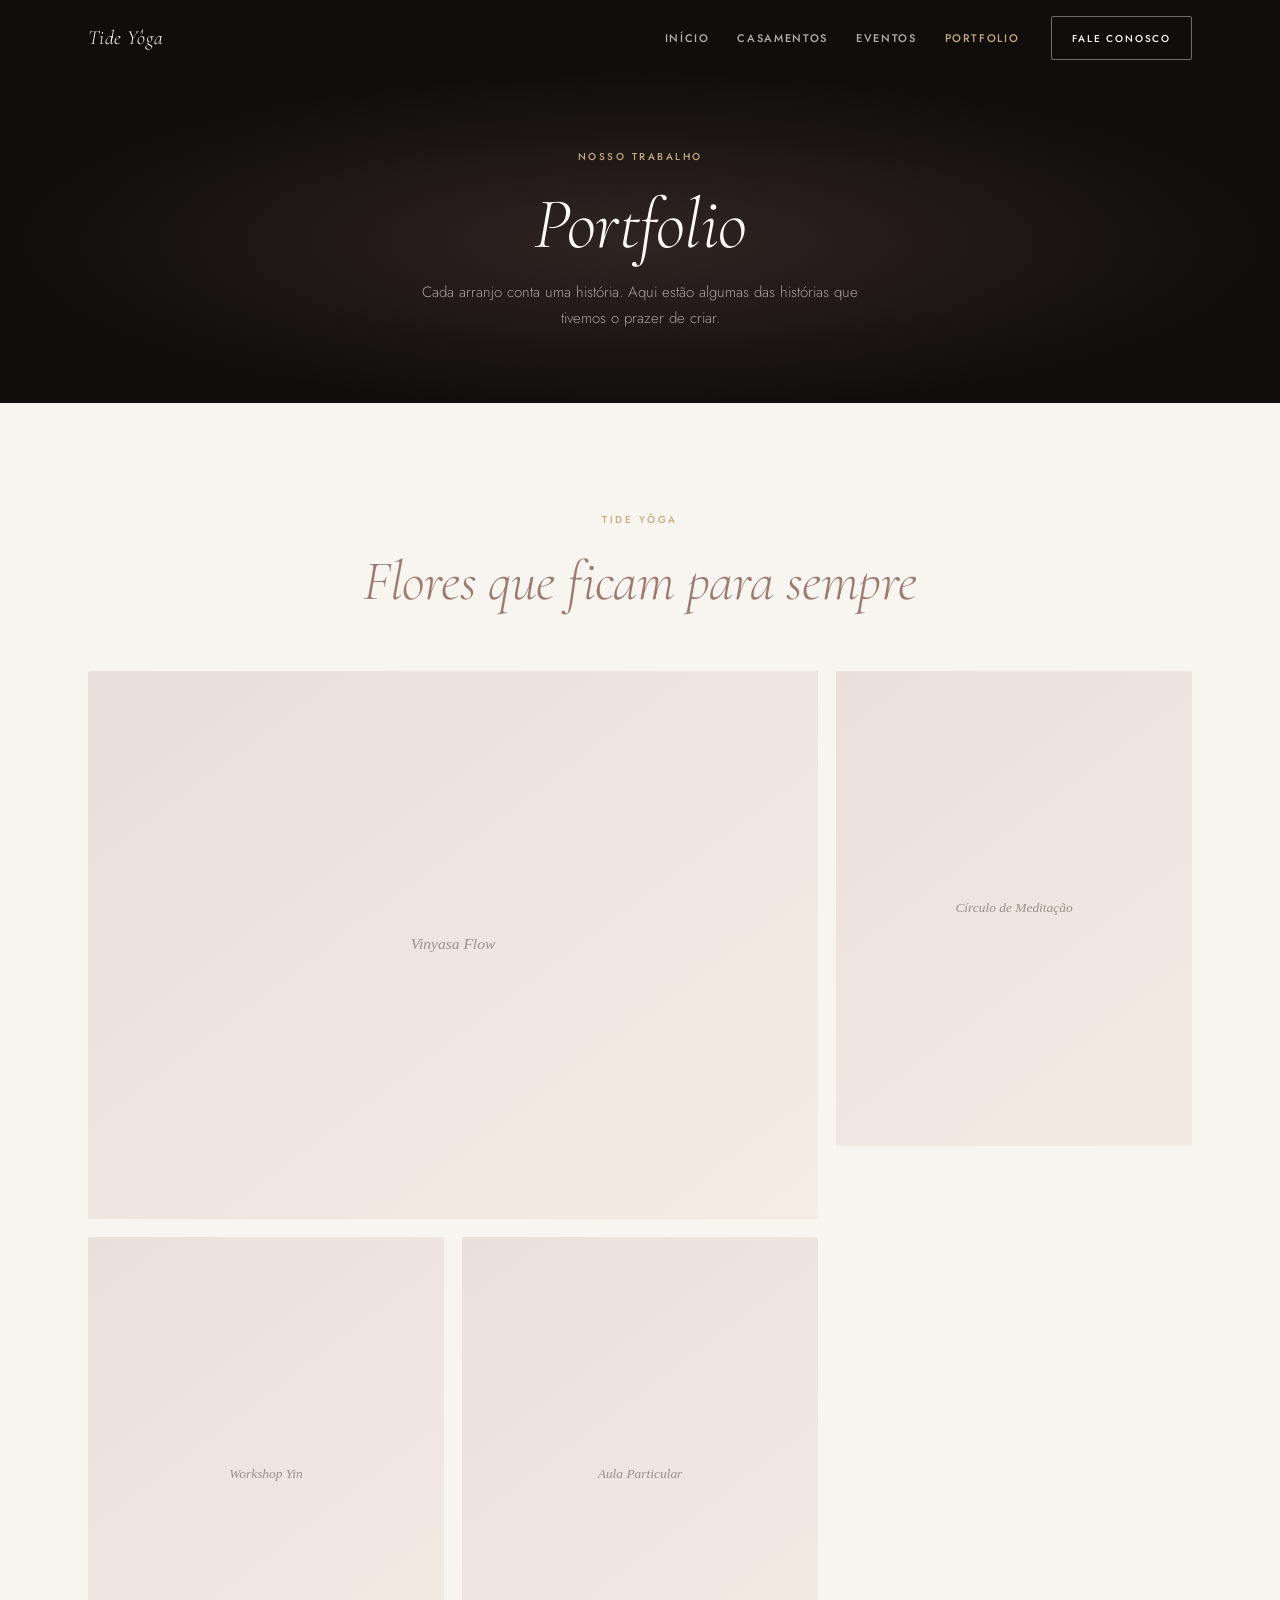
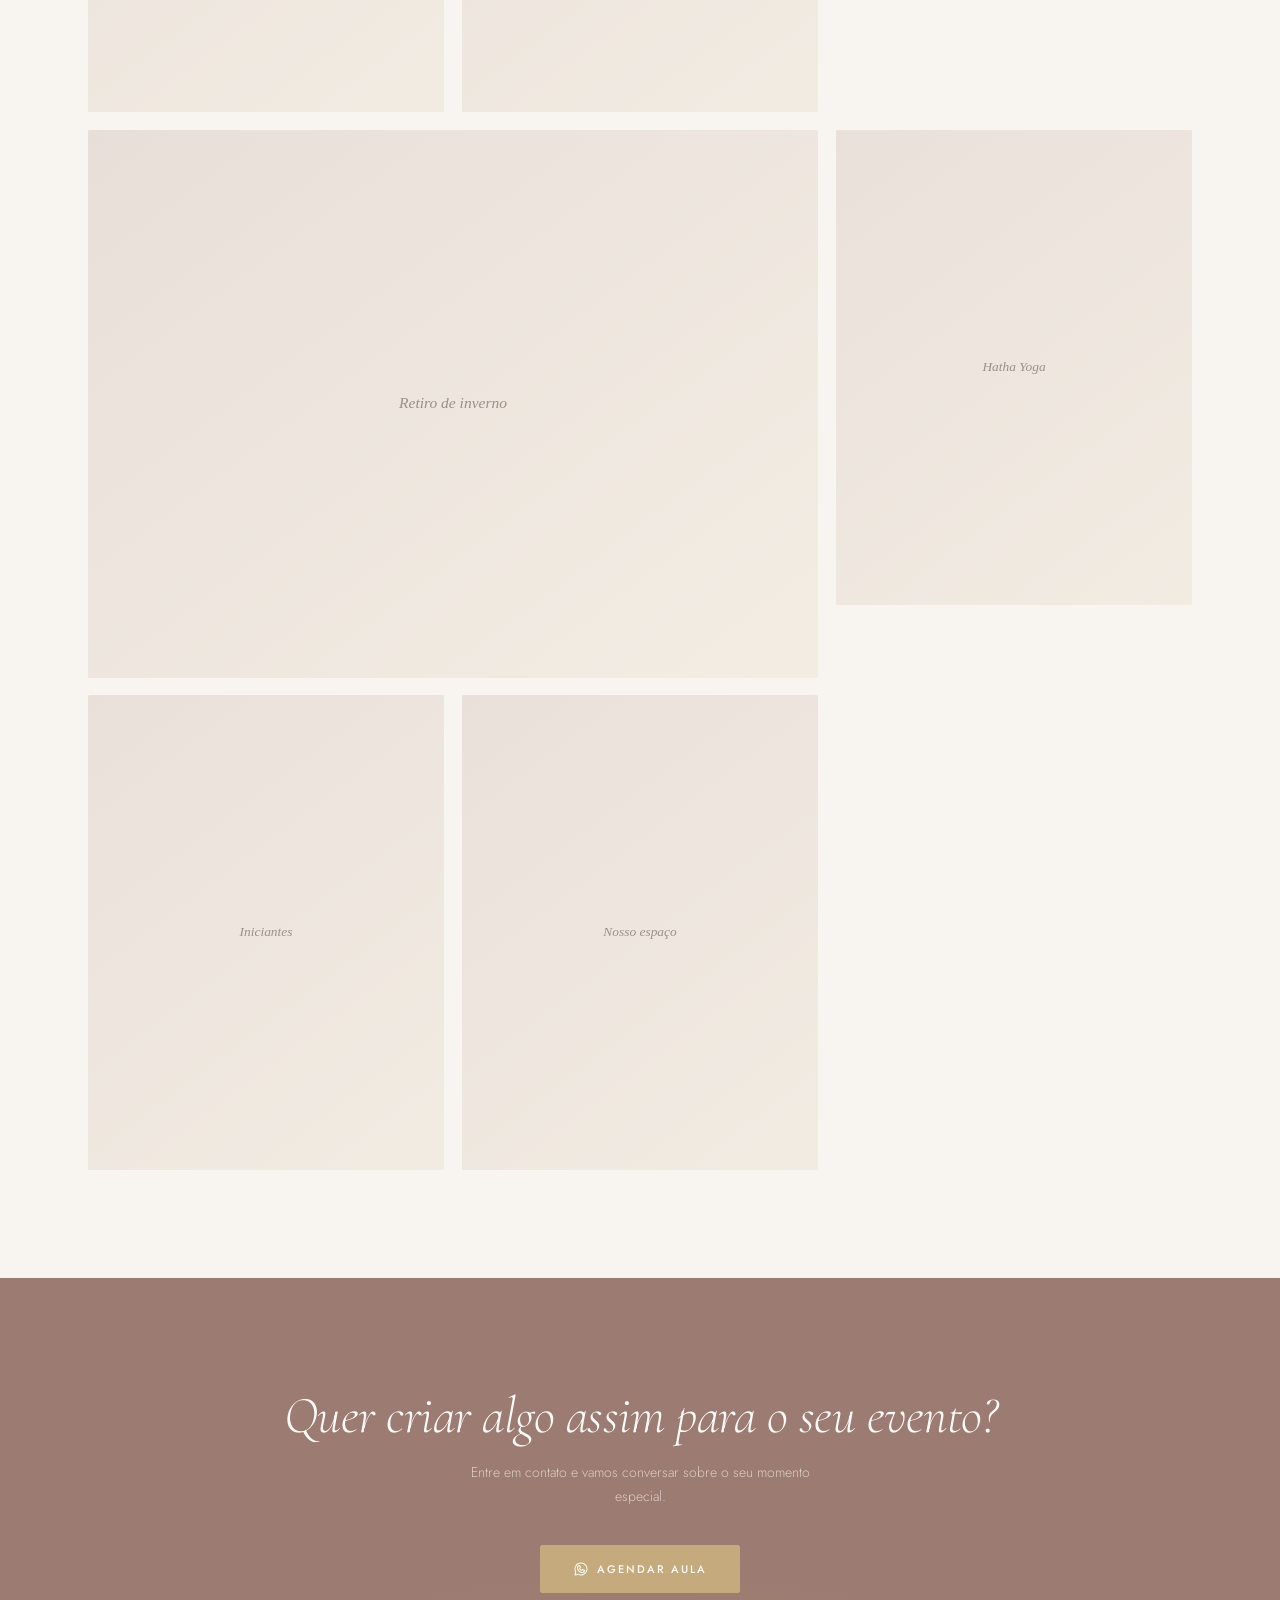
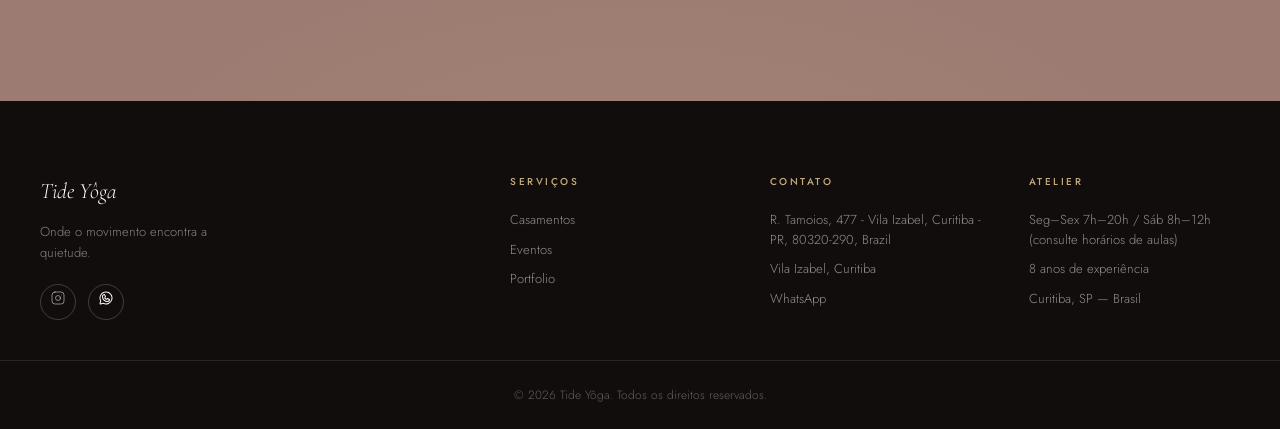
<file: portfolio.html>
<!DOCTYPE html>
<html lang="pt-BR">
<head>
  <meta charset="UTF-8">
  <meta name="viewport" content="width=device-width, initial-scale=1.0">
  <title>Portfolio — Tide Yôga</title>
  <meta name="description" content="Portfolio de arranjos florais do Tide Yôga — casamentos, eventos e bouquets únicos em Curitiba.">

  <meta property="og:type"        content="website">
  <meta property="og:title"       content="Portfolio — Tide Yôga">
  <meta property="og:description" content="Portfolio de arranjos florais — casamentos, eventos e bouquets únicos.">
  <meta property="og:image"       content="assets/og-placeholder.jpg">
  <meta property="og:url"         content="https://tideyoga.com.br/portfolio.html">
  <meta property="og:locale"      content="pt_BR">

  <link rel="icon" href="assets/favicon.png" type="image/png">
  <link rel="preconnect" href="https://fonts.googleapis.com">
  <link rel="preconnect" href="https://fonts.gstatic.com" crossorigin>
  <link href="https://fonts.googleapis.com/css2?family=Cormorant+Garamond:ital,wght@0,300;0,400;0,600;1,300;1,400;1,600&family=Jost:wght@300;400;500&display=swap" rel="stylesheet">
  <link rel="stylesheet" href="style.css">
<script>window.__imgFallback=function(img,label){img.onerror=null;img.alt=label||'';img.style.cssText='background:#e5e7eb;min-height:40px';img.src='data:image/svg+xml,%3Csvg xmlns%3D%22http%3A%2F%2Fwww.w3.org%2F2000%2Fsvg%22 viewBox%3D%220 0 1 1%22%3E%3C%2Fsvg%3E';};</script>
</head>
<body>

  <!-- ══════════════════════════════
       NAVBAR
  ══════════════════════════════ -->
  <nav class="navbar scrolled" id="top" aria-label="Navegação principal">
    <div class="container nav-inner">
      <a href="index.html" class="nav-logo" aria-label="Tide Yôga — página inicial">
        <span class="nav-logo-name">Tide Yôga</span>
      </a>
      <ul class="nav-links" role="list">
        <li><a href="index.html">Início</a></li>
        <li><a href="casamentos.html">Casamentos</a></li>
        <li><a href="eventos.html">Eventos</a></li>
        <li><a href="portfolio.html" class="nav-active" aria-current="page">Portfolio</a></li>
      </ul>
      <a href="https://wa.me/5541992114935?text=Ol%C3%A1%2C%20vim%20pelo%20site%20e%20gostaria%20de%20saber%20mais%20sobre%20as%20aulas%20do%20Tide%20Y%C3%B4ga."
         class="nav-cta"
         target="_blank" rel="noopener noreferrer"
         aria-label="Fale conosco pelo WhatsApp">
        Fale Conosco
      </a>
      <button class="nav-toggle" aria-label="Abrir menu" aria-expanded="false">
        <span></span><span></span><span></span>
      </button>
    </div>
  </nav>

  <!-- ══════════════════════════════
       PAGE HEADER
  ══════════════════════════════ -->
  <header class="page-header" aria-labelledby="page-title">
    <div class="container page-header-inner">
      <span class="eyebrow fade-up">Nosso trabalho</span>
      <h1 class="page-header-title fade-up" id="page-title">Portfolio</h1>
      <p class="page-header-sub fade-up">
        Cada arranjo conta uma história. Aqui estão algumas das histórias
        que tivemos o prazer de criar.
      </p>
    </div>
  </header>

  <!-- ══════════════════════════════
       PORTFOLIO FULL GRID
  ══════════════════════════════ -->
  <section class="portfolio-full" id="portfolio-full"
           aria-labelledby="portfolio-full-heading">
    <div class="container">
      <div class="portfolio-full-header">
        <span class="eyebrow fade-up">Tide Yôga</span>
        <h2 class="section-heading fade-up" id="portfolio-full-heading">
          Flores que ficam para sempre
        </h2>
      </div>
      <div class="portfolio-full-grid" role="list">
        <figure class="portfolio-full-item tilt-3d img-fallback fade-up" role="listitem">
          <img src="https://images.unsplash.com/photo-1525441273400-056e9c7517b3?crop=entropy&cs=tinysrgb&fit=max&fm=jpg&ixid=M3w5NTUwNzB8MHwxfHNlYXJjaHwxfHx3ZWRkaW5nJTIwZmxvcmFsJTIwYXJyYW5nZW1lbnQlMjBlbGVnYW50fGVufDF8MHx8fDE3ODA1MTA5NDZ8MA&ixlib=rb-4.1.0&q=80&w=1080"
               alt="Aula de Vinyasa Flow no Tide Yôga — praticantes em sequência dinâmica"
               loading="lazy"
               width="600" height="750"
               onerror="window.__imgFallback(this, 'Vinyasa Flow')">
          <figcaption class="portfolio-full-caption">
            Vinyasa Flow — Aula Regular
          </figcaption>
        </figure>
        <figure class="portfolio-full-item tilt-3d img-fallback fade-up" role="listitem">
          <img src="https://images.unsplash.com/photo-1775667374338-93f2456aa617?crop=entropy&cs=tinysrgb&fit=max&fm=jpg&ixid=M3w5NTUwNzB8MHwxfHNlYXJjaHwxfHxldmVudCUyMGRlY29yJTIwZmxvd2VycyUyMGluc3RhbGxhdGlvbiUyMGx1eHVyeXxlbnwxfDB8fHwxNzgwNTEwOTQ3fDA&ixlib=rb-4.1.0&q=80&w=1080"
               alt="Círculo de meditação sentada — grupo em prática de mindfulness"
               loading="lazy"
               width="600" height="750"
               onerror="window.__imgFallback(this, 'Círculo de Meditação')">
          <figcaption class="portfolio-full-caption">
            Círculo de Meditação — Meditação
          </figcaption>
        </figure>
        <figure class="portfolio-full-item tilt-3d img-fallback fade-up" role="listitem">
          <img src="https://images.unsplash.com/photo-1608935387815-8963f8d5cf88?crop=entropy&cs=tinysrgb&fit=max&fm=jpg&ixid=M3w5NTUwNzB8MHwxfHNlYXJjaHwxfHx0cm9waWNhbCUyMGJvdXF1ZXQlMjBjb2xvcmZ1bCUyMGFycmFuZ2VtZW50fGVufDF8MHx8fDE3ODA1MTA5NDd8MA&ixlib=rb-4.1.0&q=80&w=1080"
               alt="Workshop de Yin Yoga — postura restaurativa com apoios"
               loading="lazy"
               width="600" height="750"
               onerror="window.__imgFallback(this, 'Workshop Yin')">
          <figcaption class="portfolio-full-caption">
            Workshop Yin — Workshop
          </figcaption>
        </figure>
        <figure class="portfolio-full-item tilt-3d img-fallback fade-up" role="listitem">
          <img src="https://images.unsplash.com/photo-1585554518030-29792d8cf746?crop=entropy&cs=tinysrgb&fit=max&fm=jpg&ixid=M3w5NTUwNzB8MHwxfHNlYXJjaHwxfHxyb3NlJTIwYXJyYW5nZW1lbnQlMjByb21hbnRpYyUyMHJlZHxlbnwxfDB8fHwxNzgwNTEwOTQ4fDA&ixlib=rb-4.1.0&q=80&w=1080"
               alt="Aula particular de yoga — instrução individualizada"
               loading="lazy"
               width="600" height="750"
               onerror="window.__imgFallback(this, 'Aula Particular')">
          <figcaption class="portfolio-full-caption">
            Aula Particular — Particular
          </figcaption>
        </figure>
        <figure class="portfolio-full-item tilt-3d img-fallback fade-up" role="listitem">
          <img src="https://images.unsplash.com/photo-1769812343870-f6264ffd6bad?crop=entropy&cs=tinysrgb&fit=max&fm=jpg&ixid=M3w5NTUwNzB8MHwxfHNlYXJjaHwxfHx3aGl0ZSUyMGZsb3dlcnMlMjBicmlkYWwlMjBhcnJhbmdlbWVudHxlbnwxfDB8fHwxNzgwNTEwOTQ4fDA&ixlib=rb-4.1.0&q=80&w=1080"
               alt="Prática de yoga ao ar livre em retiro próximo a Curitiba"
               loading="lazy"
               width="600" height="750"
               onerror="window.__imgFallback(this, 'Retiro de inverno')">
          <figcaption class="portfolio-full-caption">
            Retiro de inverno — Retiro
          </figcaption>
        </figure>
        <figure class="portfolio-full-item tilt-3d img-fallback fade-up" role="listitem">
          <img src="https://images.unsplash.com/photo-1531058240690-006c446962d8?crop=entropy&cs=tinysrgb&fit=max&fm=jpg&ixid=M3w5NTUwNzB8MHwxfHNlYXJjaHwxfHxmbG93ZXIlMjBzaG9wJTIwRm90byUyMGRvJTIwcG9ydGZvbGlvLiUyMEFsdGElMjBxdWFsaWRhZGUlMjBlZGl0b3JpYWwufGVufDF8MHx8fDE3ODA1MTA5NDh8MA&ixlib=rb-4.1.0&q=80&w=1080"
               alt="Aula de Hatha Yoga — foco em alinhamento e respiração"
               loading="lazy"
               width="600" height="750"
               onerror="window.__imgFallback(this, 'Hatha Yoga')">
          <figcaption class="portfolio-full-caption">
            Hatha Yoga — Aula Regular
          </figcaption>
        </figure>
        <figure class="portfolio-full-item tilt-3d img-fallback fade-up" role="listitem">
          <img src="https://images.unsplash.com/photo-1710524784485-5c77ae822ecc?crop=entropy&cs=tinysrgb&fit=max&fm=jpg&ixid=M3w5NTUwNzB8MHwxfHNlYXJjaHwxfHxvcmNoaWRzJTIwZWxlZ2FudCUyMHdoaXRlJTIwYXJyYW5nZW1lbnR8ZW58MXwwfHx8MTc4MDUxMDk0OXww&ixlib=rb-4.1.0&q=80&w=1080"
               alt="Workshop de yoga para iniciantes — grupo aprendendo fundamentos"
               loading="lazy"
               width="600" height="750"
               onerror="window.__imgFallback(this, 'Iniciantes')">
          <figcaption class="portfolio-full-caption">
            Iniciantes — Workshop
          </figcaption>
        </figure>
        <figure class="portfolio-full-item tilt-3d img-fallback fade-up" role="listitem">
          <img src="https://images.unsplash.com/photo-1759193762521-96836a30a971?crop=entropy&cs=tinysrgb&fit=max&fm=jpg&ixid=M3w5NTUwNzB8MHwxfHNlYXJjaHwxfHxzdW5mbG93ZXIlMjBjb3VudHJ5JTIwYm91cXVldCUyMGJyaWdodHxlbnwxfDB8fHwxNzgwNTEwOTQ5fDA&ixlib=rb-4.1.0&q=80&w=1080"
               alt="Espaço de prática do Tide Yôga vazio — luz natural e tatames"
               loading="lazy"
               width="600" height="750"
               onerror="window.__imgFallback(this, 'Nosso espaço')">
          <figcaption class="portfolio-full-caption">
            Nosso espaço — Estúdio
          </figcaption>
        </figure>
      </div>
    </div>
  </section>

  <!-- ══════════════════════════════
       CTA WHATSAPP
  ══════════════════════════════ -->
  <section class="cta-band" aria-labelledby="cta-band-heading">
    <div class="container cta-band-inner">
      <h2 class="cta-band-headline fade-up" id="cta-band-heading">
        Quer criar algo assim para o seu evento?
      </h2>
      <p class="cta-band-sub fade-up">
        Entre em contato e vamos conversar sobre o seu momento especial.
      </p>
      <a href="https://wa.me/5541992114935?text=Ol%C3%A1%2C%20vim%20pelo%20site%20e%20gostaria%20de%20saber%20mais%20sobre%20as%20aulas%20do%20Tide%20Y%C3%B4ga."
         class="btn btn--primary fade-up"
         target="_blank" rel="noopener noreferrer"
         aria-label="Fale conosco pelo WhatsApp">
        <span class="btn-icon" data-icon="WhatsappLogo" aria-hidden="true"></span>
        Agendar Aula
      </a>
    </div>
  </section>

  <!-- ══════════════════════════════
       FOOTER
  ══════════════════════════════ -->
  <footer class="footer" aria-label="Rodapé do site">
    <div class="container footer-grid">

      <div class="footer-col footer-col--brand">
        <p class="footer-logo">Tide Yôga</p>
        <p class="footer-tagline">Onde o movimento encontra a quietude.</p>
        <div class="footer-social">
          <a href="https://www.instagram.com/tideyoga.cwb"
             target="_blank" rel="noopener noreferrer"
             aria-label="Instagram — @tideyoga.cwb">
            <span data-icon="InstagramLogo" aria-hidden="true"></span>
          </a>
          <a href="https://wa.me/5541992114935"
             target="_blank" rel="noopener noreferrer"
             aria-label="WhatsApp">
            <span data-icon="WhatsappLogo" aria-hidden="true"></span>
          </a>
        </div>
      </div>

      <div class="footer-col">
        <p class="footer-col-title">Serviços</p>
        <ul class="footer-list" role="list">
          <li><a href="casamentos.html" class="footer-link">Casamentos</a></li>
          <li><a href="eventos.html"    class="footer-link">Eventos</a></li>
          <li><a href="portfolio.html"  class="footer-link">Portfolio</a></li>
        </ul>
      </div>

      <div class="footer-col">
        <p class="footer-col-title">Contato</p>
        <ul class="footer-list" role="list">
          <li>R. Tamoios, 477 - Vila Izabel, Curitiba - PR, 80320-290, Brazil</li>
          <li>Vila Izabel, Curitiba</li>
          <li>
            <a href="https://wa.me/5541992114935"
               class="footer-link"
               target="_blank" rel="noopener noreferrer">WhatsApp</a>
          </li>
        </ul>
      </div>

      <div class="footer-col">
        <p class="footer-col-title">Atelier</p>
        <ul class="footer-list" role="list">
          <li>Seg–Sex 7h–20h / Sáb 8h–12h (consulte horários de aulas)</li>
          <li>8 anos de experiência</li>
          <li>Curitiba, SP — Brasil</li>
        </ul>
      </div>

    </div>
    <div class="footer-bottom">
      <p class="footer-copy">
        &copy; <span data-year>2026</span> Tide Yôga. Todos os direitos reservados.
      </p>
    </div>
  </footer>

  <script src="script.js"></script>
</body>
</html>
</file>
<file: style.css>
/* ═══════════════════════════════════════════════════════════════
   template-fiorai-002 — Bloom Atelier — style.css
   creative-floral scroll · multi-page · pt-BR
   Design: Cormorant Garamond 300 italic + Jost 300/400/500
   Cipria #9C7B72 / Oro caldo #C4AA7D / Avorio #F8F4EF
   ═══════════════════════════════════════════════════════════════ */

/* ── @property (type-safe fallback) ────────────────────────── */
@property --primary  { syntax: '<color>'; inherits: true; initial-value: #9C7B72; }
@property --accent   { syntax: '<color>'; inherits: true; initial-value: #C4AA7D; }
@property --ink      { syntax: '<color>'; inherits: true; initial-value: #100D0C; }
@property --bg       { syntax: '<color>'; inherits: true; initial-value: #F8F4EF; }
@property --surface  { syntax: '<color>'; inherits: true; initial-value: #FDFAF7; }
@property --muted    { syntax: '<color>'; inherits: true; initial-value: #9A9087; }
@property --footer   { syntax: '<color>'; inherits: true; initial-value: #100D0C; }

/* ── :root — fallback hex — rendering senza pipeline ───────── */
:root {
  --primary:  #9C7B72;
  --accent:   #C4AA7D;
  --ink:      #100D0C;
  --bg:       #F8F4EF;
  --surface:  #FDFAF7;
  --muted:    #9A9087;
  --footer:   #100D0C;
}
/* ── :root — placeholder pipeline — sovrascrive se disponibile */
:root {
  --primary:  #9C7B72;
  --accent:   #C4AA7D;
  --ink:      #100D0C;
  --bg:       #F8F4EF;
  --surface:  #FDFAF7;
  --muted:    #9A9087;
  --footer:   #100D0C;

  /* Scroll animation */
  --scroll-bg: #FFFFFF;

  /* Animation tokens */
  --anim-duration-base:  1.1s;
  --anim-duration-fast:  0.45s;
  --anim-easing:         cubic-bezier(.22, 1, .36, 1);
  --anim-translateY:     28px;
  --anim-stagger:        200ms;

  /* Section spacing */
  --section-py-tight: clamp(40px, 5vh, 64px);
  --section-py-base:  clamp(64px, 8vh, 112px);
  --section-py-large: clamp(80px, 12vh, 144px);

  /* Typography */
  --font-display: 'Cormorant Garamond', 'Playfair Display', Georgia, serif;
  --font-body:    'Jost', system-ui, sans-serif;

  /* Container */
  --container-max: 1200px;
  --container-px:  clamp(20px, 5vw, 48px);

  /* Navbar */
  --navbar-h: 76px;
}

/* ── Reset ──────────────────────────────────────────────────── */
*, *::before, *::after { box-sizing: border-box; margin: 0; padding: 0; }
html { scroll-behavior: smooth; -webkit-text-size-adjust: 100%; }
body {
  font-family: var(--font-body);
  font-size: 15px;
  font-weight: 300;
  line-height: 1.7;
  color: var(--ink);
  background: var(--bg);
  -webkit-font-smoothing: antialiased;
}
img, video { max-width: 100%; display: block; }
a { color: inherit; text-decoration: none; }
ul { list-style: none; }
address { font-style: normal; }

/* ── Container ──────────────────────────────────────────────── */
.container {
  max-width: var(--container-max);
  margin: 0 auto;
  padding: 0 var(--container-px);
}

/* ── Utilities ───────────────────────────────────────────────── */
.eyebrow {
  font-family: var(--font-body);
  font-size: 10px;
  font-weight: 500;
  letter-spacing: 0.25em;
  text-transform: uppercase;
  color: var(--accent);
  margin-bottom: 20px;
  display: block;
}
.section-heading {
  font-family: var(--font-display);
  font-size: clamp(32px, 5vw, 56px);
  font-weight: 300;
  font-style: italic;
  line-height: 1.2;
  color: var(--primary);
  margin-bottom: 28px;
  letter-spacing: -0.01em;
}
.section-body {
  font-size: 15px;
  font-weight: 300;
  line-height: 1.8;
  color: var(--muted);
  max-width: 540px;
}

/* ── Buttons ────────────────────────────────────────────────── */
.btn {
  display: inline-flex;
  align-items: center;
  gap: 8px;
  padding: 14px 32px;
  border-radius: 2px;
  font-family: var(--font-body);
  font-size: 11px;
  font-weight: 500;
  line-height: 1;
  letter-spacing: 0.18em;
  text-transform: uppercase;
  cursor: pointer;
  transition: color 0.3s ease, border-color 0.3s ease;
  white-space: nowrap;
  min-height: 48px;
}
.btn:focus-visible { outline: 2px solid var(--accent); outline-offset: 4px; }
.btn:active { opacity: 0.88; }

/* Primary — Liquid Bubble */
.btn--primary {
  position: relative;
  overflow: hidden;
  background: var(--accent);
  color: var(--surface);
  border: 1px solid var(--accent);
  z-index: 0;
}
.btn--primary::before {
  content: '';
  position: absolute;
  top: 50%; left: 50%;
  width: 0; height: 0;
  background: color-mix(in srgb, var(--ink) 30%, var(--accent));
  border-radius: 50%;
  transform: translate(-50%, -50%);
  transition: width 0.55s var(--anim-easing), height 0.55s var(--anim-easing);
  z-index: -1;
}
.btn--primary:hover::before { width: 300%; height: 600%; }

/* Ghost — Underline Morph */
.btn--ghost {
  background: transparent;
  color: var(--primary);
  border: 1px solid color-mix(in srgb, var(--primary) 30%, transparent);
}
.btn--ghost:hover {
  border-color: var(--primary);
  background: color-mix(in srgb, var(--primary) 5%, transparent);
}

/* Ghost light (on dark bg) */
.btn--ghost-light {
  background: transparent;
  color: var(--surface);
  border: 1px solid color-mix(in srgb, var(--surface) 35%, transparent);
}
.btn--ghost-light:hover {
  border-color: color-mix(in srgb, var(--surface) 70%, transparent);
}

/* Underline Morph link */
.link-morph {
  font-size: 11px;
  font-weight: 500;
  letter-spacing: 0.18em;
  text-transform: uppercase;
  color: var(--primary);
  position: relative;
  display: inline-flex;
  align-items: center;
  gap: 6px;
  padding-bottom: 2px;
}
.link-morph::after {
  content: '';
  position: absolute;
  bottom: 0; left: 0;
  width: 100%; height: 1px;
  background: var(--accent);
  transform: scaleX(0);
  transform-origin: right;
  transition: transform 0.35s var(--anim-easing);
}
.link-morph:hover::after {
  transform: scaleX(1);
  transform-origin: left;
}
.link-morph svg { width: 12px; height: 12px; flex-shrink: 0; }

.btn-icon {
  display: flex;
  align-items: center;
  flex-shrink: 0;
}
.btn-icon svg { width: 16px; height: 16px; }

/* ── Image fallback ─────────────────────────────────────────── */
.img-fallback {
  position: relative;
  overflow: hidden;
  background: linear-gradient(135deg,
    color-mix(in srgb, var(--primary) 12%, var(--bg)),
    color-mix(in srgb, var(--accent) 8%, var(--bg)));
}

/* ── Animations — Fade Up ───────────────────────────────────── */
.fade-up {
  opacity: 0;
  transform: translateY(var(--anim-translateY));
  transition: opacity var(--anim-duration-base) var(--anim-easing),
              transform var(--anim-duration-base) var(--anim-easing);
}
.fade-up.visible { opacity: 1; transform: translateY(0); }
.fade-up--1 { transition-delay: calc(var(--anim-stagger) * 0); }
.fade-up--2 { transition-delay: calc(var(--anim-stagger) * 1); }
.fade-up--3 { transition-delay: calc(var(--anim-stagger) * 2); }
.fade-up--4 { transition-delay: calc(var(--anim-stagger) * 3); }
.fade-up--5 { transition-delay: calc(var(--anim-stagger) * 4); }

/* ── Stagger Cards ──────────────────────────────────────────── */
.stagger-card {
  opacity: 0;
  transform: translateY(var(--anim-translateY));
  transition: opacity var(--anim-duration-base) var(--anim-easing),
              transform var(--anim-duration-base) var(--anim-easing);
}
.stagger-card.visible { opacity: 1; transform: translateY(0); }
.stagger-card:nth-child(1) { transition-delay: calc(var(--anim-stagger) * 0); }
.stagger-card:nth-child(2) { transition-delay: calc(var(--anim-stagger) * 1); }
.stagger-card:nth-child(3) { transition-delay: calc(var(--anim-stagger) * 2); }
.stagger-card:nth-child(4) { transition-delay: calc(var(--anim-stagger) * 3); }

/* ── Text Reveal (hero heading) ─────────────────────────────── */
.reveal-line {
  display: block;
  overflow: hidden;
  line-height: 1.15;
}
.reveal-line span {
  display: block;
  transform: translateY(105%);
  opacity: 0;
  transition: transform 1.1s var(--anim-easing), opacity 0.7s ease;
}
.hero-visible .reveal-line span {
  transform: translateY(0);
  opacity: 1;
}
.reveal-line:nth-child(2) span { transition-delay: 0.14s; }
.reveal-line:nth-child(3) span { transition-delay: 0.28s; }

/* ── Tilt 3D (portfolio/galeria cards) ──────────────────────── */
.tilt-3d {
  transition: transform 0.4s var(--anim-easing), box-shadow 0.4s ease;
  will-change: transform;
}
/* JS applies inline transform on hover */

/* ── NAVBAR ─────────────────────────────────────────────────── */
.navbar {
  position: fixed;
  top: 0; left: 0; right: 0;
  z-index: 100;
  background: transparent;
  transition: background 0.5s ease, box-shadow 0.5s ease;
}
.navbar .nav-logo-name,
.navbar .nav-links a,
.navbar .nav-toggle span {
  transition: color 0.3s ease, background 0.3s ease;
}
.navbar:not(.scrolled) .nav-logo-name { color: var(--surface); }
.navbar:not(.scrolled) .nav-links a   { color: color-mix(in srgb, var(--surface) 70%, transparent); }
.navbar:not(.scrolled) .nav-toggle span { background: var(--surface); }
.navbar:not(.scrolled) .nav-cta {
  background: transparent;
  color: var(--surface);
  border: 1px solid color-mix(in srgb, var(--surface) 40%, transparent);
}

.navbar.scrolled {
  background: color-mix(in srgb, var(--surface) 96%, transparent);
  box-shadow: 0 1px 0 color-mix(in srgb, var(--primary) 10%, transparent);
  backdrop-filter: blur(12px);
}
.navbar.scrolled .nav-logo-name { color: var(--primary); }
.navbar.scrolled .nav-links a   { color: var(--muted); }
.navbar.scrolled .nav-links a:hover { color: var(--primary); }
.navbar.scrolled .nav-toggle span { background: var(--ink); }
.navbar.scrolled .nav-cta {
  background: var(--accent);
  color: var(--surface);
  border: 1px solid var(--accent);
}

.nav-inner {
  display: flex;
  align-items: center;
  gap: 32px;
  height: var(--navbar-h);
}
.nav-logo { flex-shrink: 0; }
.nav-logo-name {
  font-family: var(--font-display);
  font-size: 20px;
  font-weight: 300;
  font-style: italic;
  letter-spacing: 0.02em;
}
.nav-links {
  display: flex;
  align-items: center;
  gap: 28px;
  margin-left: auto;
}
.nav-links a {
  font-size: 11px;
  font-weight: 500;
  letter-spacing: 0.15em;
  text-transform: uppercase;
  transition: color 0.25s ease;
}
.nav-links a.nav-active { color: var(--accent) !important; opacity: 1 !important; }
.nav-cta {
  display: inline-flex;
  align-items: center;
  padding: 9px 20px;
  font-size: 10px;
  font-weight: 500;
  letter-spacing: 0.18em;
  text-transform: uppercase;
  border-radius: 2px;
  flex-shrink: 0;
  white-space: nowrap;
  transition: background 0.3s ease, border-color 0.3s ease;
  min-height: 44px;
}
.navbar.scrolled .nav-cta:hover {
  background: color-mix(in srgb, var(--accent) 80%, var(--ink));
}

/* Mobile toggle */
.nav-toggle {
  display: none;
  flex-direction: column;
  gap: 5px;
  background: none;
  border: none;
  cursor: pointer;
  padding: 6px;
  margin-left: auto;
}
.nav-toggle span {
  display: block;
  width: 22px;
  height: 1px;
  border-radius: 1px;
}
body.nav-mobile-open .nav-toggle span:nth-child(1) { transform: translateY(6px) rotate(45deg); }
body.nav-mobile-open .nav-toggle span:nth-child(2) { opacity: 0; }
body.nav-mobile-open .nav-toggle span:nth-child(3) { transform: translateY(-6px) rotate(-45deg); }

/* ── HERO ────────────────────────────────────────────────────── */
.hero {
  position: relative;
  min-height: 100vh;
  display: flex;
  align-items: center;
  justify-content: center;
  overflow: hidden;
  background: var(--ink);
}
.hero-bg {
  position: absolute;
  inset: 0;
  z-index: 0;
}
.hero-bg img {
  width: 100%;
  height: 100%;
  object-fit: cover;
  opacity: 0.55;
}
.hero-overlay {
  position: absolute;
  inset: 0;
  background: linear-gradient(
    160deg,
    color-mix(in srgb, var(--ink) 65%, transparent) 0%,
    color-mix(in srgb, var(--primary) 40%, transparent) 100%
  );
  z-index: 1;
}
.hero-inner {
  position: relative;
  z-index: 2;
  text-align: center;
  padding-top: var(--navbar-h);
  padding-bottom: clamp(48px, 8vh, 96px);
  display: flex;
  flex-direction: column;
  align-items: center;
  gap: 28px;
}
.hero-eyebrow {
  font-family: var(--font-body);
  font-size: 10px;
  font-weight: 500;
  letter-spacing: 0.3em;
  text-transform: uppercase;
  color: var(--accent);
}
.hero-heading {
  font-family: var(--font-display);
  font-size: clamp(64px, 10vw, 110px);
  font-weight: 300;
  font-style: italic;
  line-height: 1.05;
  color: var(--surface);
  letter-spacing: -0.01em;
  margin: 0;
}
.hero-tagline {
  font-family: var(--font-display);
  font-size: clamp(16px, 2vw, 22px);
  font-weight: 300;
  font-style: italic;
  color: color-mix(in srgb, var(--surface) 70%, transparent);
  max-width: 480px;
  letter-spacing: 0.01em;
}
.hero-ctas {
  display: flex;
  gap: 16px;
  flex-wrap: wrap;
  justify-content: center;
  margin-top: 8px;
}
/* Hero accent rule */
.hero-rule {
  width: 48px;
  height: 1px;
  background: var(--accent);
  margin: 0 auto;
}

/* ── PAGE HEADER (sub-pages) ────────────────────────────────── */
.page-header {
  background: var(--ink);
  padding-top: calc(var(--navbar-h) + var(--section-py-base));
  padding-bottom: var(--section-py-base);
  position: relative;
  overflow: hidden;
  text-align: center;
}
.page-header::before {
  content: '';
  position: absolute;
  inset: 0;
  background: radial-gradient(ellipse 70% 60% at 50% 60%,
    color-mix(in srgb, var(--primary) 22%, transparent) 0%,
    transparent 70%);
  pointer-events: none;
}
.page-header-inner { position: relative; z-index: 1; }
.page-header .eyebrow { color: var(--accent); }
.page-header-title {
  font-family: var(--font-display);
  font-size: clamp(36px, 6vw, 72px);
  font-weight: 300;
  font-style: italic;
  line-height: 1.1;
  color: var(--surface);
  letter-spacing: -0.01em;
  margin-bottom: 16px;
}
.page-header-sub {
  font-size: 15px;
  font-weight: 300;
  color: color-mix(in srgb, var(--surface) 60%, transparent);
  max-width: 480px;
  margin: 0 auto;
  line-height: 1.7;
}

/* ── ATELIER (Quem Somos) ───────────────────────────────────── */
.atelier {
  padding: var(--section-py-large) 0;
  background: var(--bg);
}
.atelier-grid {
  display: grid;
  grid-template-columns: 1fr 1fr;
  gap: clamp(48px, 8vw, 96px);
  align-items: center;
}
.atelier-text { padding-right: 16px; }
.atelier-body {
  font-size: 15px;
  font-weight: 300;
  line-height: 1.8;
  color: var(--muted);
  margin-bottom: 24px;
}
.atelier-meta {
  font-size: 11px;
  font-weight: 500;
  letter-spacing: 0.18em;
  text-transform: uppercase;
  color: var(--accent);
  display: block;
  margin-top: 32px;
}
.atelier-image-wrap {
  aspect-ratio: 3 / 4;
  border-radius: 2px;
  overflow: hidden;
  position: relative;
}
.atelier-image-wrap img {
  width: 100%;
  height: 100%;
  object-fit: cover;
}

/* ── SCROLL ANIMATION ───────────────────────────────────────── */
.scroll-animation {
  position: relative;
  height: 300vh;
  background: var(--scroll-bg);
}
.scroll-anim-pin {
  position: sticky;
  top: 0;
  height: 100vh;
  display: flex;
  align-items: center;
  justify-content: center;
  overflow: hidden;
}
#scroll-canvas {
  display: block;
  width: 100%;
  height: 100%;
}
.scroll-overlay {
  position: absolute;
  bottom: clamp(32px, 6vh, 72px);
  left: 50%;
  transform: translateX(-50%);
  text-align: center;
  pointer-events: none;
  padding: 0 24px;
  width: 100%;
  max-width: 640px;
}
.scroll-overlay-headline {
  font-family: var(--font-display);
  font-size: clamp(22px, 3.5vw, 44px);
  font-weight: 300;
  font-style: italic;
  color: var(--primary);
  letter-spacing: -0.01em;
  line-height: 1.2;
  margin-bottom: 12px;
  text-shadow: 0 2px 24px rgba(253,250,247,0.9);
}
.scroll-overlay-sub {
  font-family: var(--font-body);
  font-size: clamp(12px, 1.5vw, 15px);
  font-weight: 300;
  color: var(--muted);
  max-width: 420px;
  margin: 0 auto;
  text-shadow: 0 1px 12px rgba(253,250,247,0.95);
}
@media (max-width: 767px) {
  .scroll-animation { height: 200vh; }
}

/* ── SERVICOS ────────────────────────────────────────────────── */
.servicos {
  padding: var(--section-py-large) 0;
  background: var(--surface);
}
.servicos-header {
  text-align: center;
  margin-bottom: 56px;
}
.servicos-grid {
  display: grid;
  grid-template-columns: repeat(3, 1fr);
  gap: 1px;
  background: color-mix(in srgb, var(--primary) 8%, transparent);
  border: 1px solid color-mix(in srgb, var(--primary) 8%, transparent);
  border-radius: 2px;
  overflow: hidden;
}
.servico-card {
  background: var(--surface);
  padding: 48px 36px;
  display: flex;
  flex-direction: column;
  gap: 16px;
  transition: background 0.35s ease;
}
.servico-card:hover { background: var(--bg); }
.servico-icon {
  width: 32px; height: 32px;
  color: var(--accent);
  display: flex;
  align-items: center;
  flex-shrink: 0;
}
.servico-icon svg { width: 28px; height: 28px; }
.servico-title {
  font-family: var(--font-display);
  font-size: 22px;
  font-weight: 300;
  font-style: italic;
  color: var(--primary);
  line-height: 1.2;
}
.servico-desc {
  font-size: 14px;
  font-weight: 300;
  line-height: 1.75;
  color: var(--muted);
  flex-grow: 1;
}
.servico-link {
  margin-top: 8px;
}

/* ── PORTFOLIO PREVIEW ──────────────────────────────────────── */
.portfolio-preview {
  padding: var(--section-py-large) 0;
  background: var(--bg);
}
.portfolio-preview-header {
  display: flex;
  justify-content: space-between;
  align-items: flex-end;
  margin-bottom: 48px;
  gap: 24px;
}
.portfolio-grid {
  display: grid;
  grid-template-columns: repeat(2, 1fr);
  gap: clamp(12px, 2vw, 24px);
}
.portfolio-item {
  position: relative;
  overflow: hidden;
  border-radius: 2px;
  cursor: pointer;
  aspect-ratio: 4 / 5;
}
.portfolio-item:first-child { aspect-ratio: 4 / 5; }
.portfolio-item img {
  width: 100%;
  height: 100%;
  object-fit: cover;
  transition: transform 0.6s var(--anim-easing);
}
.portfolio-item:hover img { transform: scale(1.04); }
.portfolio-caption {
  position: absolute;
  bottom: 0; left: 0; right: 0;
  padding: 24px 20px 18px;
  background: linear-gradient(to top, rgba(16,13,12,0.6) 0%, transparent 100%);
  color: var(--surface);
  font-size: 12px;
  font-weight: 300;
  letter-spacing: 0.1em;
  text-transform: uppercase;
  opacity: 0;
  transform: translateY(4px);
  transition: opacity 0.3s ease, transform 0.3s ease;
}
.portfolio-item:hover .portfolio-caption {
  opacity: 1;
  transform: translateY(0);
}

/* ── TESTEMUNHOS ────────────────────────────────────────────── */
.testemunhos {
  padding: var(--section-py-large) 0;
  background: var(--surface);
}
.testemunhos-header {
  text-align: center;
  margin-bottom: 56px;
}
.testemunhos-grid {
  display: grid;
  grid-template-columns: repeat(auto-fit, minmax(320px, 1fr));
  gap: clamp(32px, 5vw, 56px);
}
.testemunho {
  padding: 40px 0;
  border-top: 1px solid color-mix(in srgb, var(--accent) 30%, transparent);
}
.testemunho-quote {
  font-family: var(--font-display);
  font-size: clamp(17px, 2.2vw, 21px);
  font-weight: 300;
  font-style: italic;
  line-height: 1.55;
  color: var(--ink);
  margin-bottom: 24px;
}
.testemunho-quote::before { content: '\201C'; }
.testemunho-quote::after  { content: '\201D'; }
.testemunho-author {
  font-size: 11px;
  font-weight: 500;
  letter-spacing: 0.15em;
  text-transform: uppercase;
  color: var(--primary);
  margin-bottom: 4px;
  display: block;
}
.testemunho-meta {
  font-size: 12px;
  font-weight: 300;
  color: var(--muted);
  display: block;
}

/* ── CONTATO ─────────────────────────────────────────────────── */
.contato {
  padding: var(--section-py-large) 0;
  background: var(--bg);
}
.contato-grid {
  display: grid;
  grid-template-columns: 1fr 1fr;
  gap: clamp(48px, 8vw, 96px);
  align-items: start;
}
.contato-heading {
  font-family: var(--font-display);
  font-size: clamp(28px, 4vw, 44px);
  font-weight: 300;
  font-style: italic;
  color: var(--primary);
  margin-bottom: 36px;
}
.contato-list {
  display: flex;
  flex-direction: column;
  gap: 20px;
}
.contato-item {
  display: flex;
  align-items: flex-start;
  gap: 14px;
}
.contato-icon {
  width: 20px; height: 20px;
  color: var(--accent);
  flex-shrink: 0;
  margin-top: 2px;
}
.contato-icon svg { width: 18px; height: 18px; }
.contato-label {
  font-size: 10px;
  font-weight: 500;
  letter-spacing: 0.2em;
  text-transform: uppercase;
  color: var(--accent);
  display: block;
  margin-bottom: 4px;
}
.contato-value {
  font-size: 14px;
  font-weight: 300;
  color: var(--ink);
  line-height: 1.6;
}
.contato-value a {
  transition: color 0.25s ease;
}
.contato-value a:hover { color: var(--primary); }
.contato-horarios {
  border-top: 1px solid color-mix(in srgb, var(--primary) 10%, transparent);
  padding-top: 32px;
  margin-top: 32px;
}
.horarios-title {
  font-size: 10px;
  font-weight: 500;
  letter-spacing: 0.25em;
  text-transform: uppercase;
  color: var(--accent);
  margin-bottom: 16px;
}
.horarios-line {
  font-size: 14px;
  font-weight: 300;
  color: var(--muted);
  line-height: 1.8;
}

/* ── CTA BAND ────────────────────────────────────────────────── */
.cta-band {
  padding: var(--section-py-large) 0;
  background: var(--primary);
  text-align: center;
  position: relative;
  overflow: hidden;
}
.cta-band::before {
  content: '';
  position: absolute;
  inset: 0;
  background: radial-gradient(ellipse 60% 80% at 50% 120%,
    color-mix(in srgb, var(--accent) 15%, transparent) 0%,
    transparent 70%);
  pointer-events: none;
}
.cta-band-inner { position: relative; z-index: 1; }
.cta-band-headline {
  font-family: var(--font-display);
  font-size: clamp(28px, 4.5vw, 52px);
  font-weight: 300;
  font-style: italic;
  color: var(--surface);
  letter-spacing: -0.01em;
  margin-bottom: 16px;
  line-height: 1.15;
}
.cta-band-sub {
  font-size: 14px;
  font-weight: 300;
  color: color-mix(in srgb, var(--surface) 65%, transparent);
  max-width: 380px;
  margin: 0 auto 36px;
  line-height: 1.7;
}
.cta-band .btn--primary {
  background: var(--accent);
  border-color: var(--accent);
}

/* ── FOOTER ─────────────────────────────────────────────────── */
.footer {
  background: var(--footer);
  color: var(--surface);
}
.footer-grid {
  display: grid;
  grid-template-columns: 2fr 1fr 1fr 1fr;
  gap: clamp(24px, 4vw, 48px);
  padding: clamp(56px, 8vh, 96px) 0 40px;
}
.footer-logo {
  font-family: var(--font-display);
  font-size: 22px;
  font-weight: 300;
  font-style: italic;
  color: var(--surface);
  margin-bottom: 12px;
}
.footer-tagline {
  font-size: 13px;
  font-weight: 300;
  color: color-mix(in srgb, var(--surface) 50%, transparent);
  line-height: 1.6;
  max-width: 220px;
  margin-bottom: 20px;
}
.footer-social {
  display: flex;
  align-items: center;
  gap: 12px;
}
.footer-social a {
  width: 36px; height: 36px;
  border: 1px solid color-mix(in srgb, var(--surface) 20%, transparent);
  border-radius: 50%;
  display: flex;
  align-items: center;
  justify-content: center;
  transition: border-color 0.25s ease, background 0.25s ease;
}
.footer-social a:hover {
  border-color: var(--accent);
  background: color-mix(in srgb, var(--accent) 10%, transparent);
}
.footer-social svg { width: 16px; height: 16px; color: var(--surface); }
.footer-col-title {
  font-size: 10px;
  font-weight: 500;
  letter-spacing: 0.25em;
  text-transform: uppercase;
  color: var(--accent);
  margin-bottom: 20px;
}
.footer-list {
  display: flex;
  flex-direction: column;
  gap: 10px;
}
.footer-list li {
  font-size: 13px;
  font-weight: 300;
  color: color-mix(in srgb, var(--surface) 55%, transparent);
  line-height: 1.5;
}
.footer-link {
  color: color-mix(in srgb, var(--surface) 55%, transparent);
  transition: color 0.25s ease;
}
.footer-link:hover { color: var(--accent); }
.footer-bottom {
  border-top: 1px solid color-mix(in srgb, var(--surface) 10%, transparent);
  padding: 24px 0;
}
.footer-copy {
  font-size: 12px;
  font-weight: 300;
  color: color-mix(in srgb, var(--surface) 35%, transparent);
  text-align: center;
}

/* ── PACOTES (casamentos) ───────────────────────────────────── */
.pacotes {
  padding: var(--section-py-large) 0;
  background: var(--bg);
}
.pacotes-header {
  text-align: center;
  margin-bottom: 56px;
}
.pacotes-grid {
  display: grid;
  grid-template-columns: repeat(auto-fit, minmax(280px, 1fr));
  gap: clamp(20px, 3vw, 32px);
}
.pacote-card {
  background: var(--surface);
  border: 1px solid color-mix(in srgb, var(--primary) 8%, transparent);
  border-radius: 2px;
  padding: 40px 32px;
  display: flex;
  flex-direction: column;
  gap: 16px;
  transition: box-shadow 0.35s ease, border-color 0.35s ease;
}
.pacote-card:hover {
  box-shadow: 0 8px 40px color-mix(in srgb, var(--primary) 10%, transparent);
  border-color: color-mix(in srgb, var(--accent) 30%, transparent);
}
.pacote-name {
  font-family: var(--font-display);
  font-size: 20px;
  font-weight: 300;
  font-style: italic;
  color: var(--primary);
}
.pacote-price {
  font-size: 11px;
  font-weight: 500;
  letter-spacing: 0.15em;
  text-transform: uppercase;
  color: var(--accent);
}
.pacote-desc {
  font-size: 14px;
  font-weight: 300;
  line-height: 1.75;
  color: var(--muted);
  flex-grow: 1;
}
.pacote-highlights {
  display: flex;
  flex-direction: column;
  gap: 8px;
  margin-top: 4px;
  padding-top: 20px;
  border-top: 1px solid color-mix(in srgb, var(--primary) 8%, transparent);
}
.pacote-highlight {
  font-size: 13px;
  font-weight: 300;
  color: var(--muted);
  display: flex;
  align-items: flex-start;
  gap: 8px;
}
.pacote-highlight::before {
  content: '—';
  color: var(--accent);
  flex-shrink: 0;
  font-weight: 400;
}

/* ── GALERIA (foto grid) ────────────────────────────────────── */
.galeria {
  padding: var(--section-py-large) 0;
  background: var(--surface);
}
.galeria-header {
  text-align: center;
  margin-bottom: 48px;
}
.galeria-grid {
  display: grid;
  grid-template-columns: repeat(3, 1fr);
  gap: clamp(8px, 1.5vw, 16px);
}
.galeria-item {
  position: relative;
  overflow: hidden;
  border-radius: 2px;
  aspect-ratio: 3 / 4;
  cursor: pointer;
}
.galeria-item:nth-child(4n) { aspect-ratio: 4 / 3; grid-column: span 1; }
.galeria-item img {
  width: 100%;
  height: 100%;
  object-fit: cover;
  transition: transform 0.6s var(--anim-easing);
}
.galeria-item:hover img { transform: scale(1.04); }

/* ── PROCESSO (casamentos — 4 steps) ────────────────────────── */
.processo {
  padding: var(--section-py-large) 0;
  background: var(--bg);
}
.processo-header {
  text-align: center;
  margin-bottom: 64px;
}
.processo-steps {
  display: grid;
  grid-template-columns: repeat(4, 1fr);
  gap: clamp(24px, 3vw, 40px);
  position: relative;
}
.processo-steps::before {
  content: '';
  position: absolute;
  top: 24px;
  left: calc(12.5% + 12px);
  right: calc(12.5% + 12px);
  height: 1px;
  background: color-mix(in srgb, var(--accent) 30%, transparent);
}
.step {
  display: flex;
  flex-direction: column;
  align-items: flex-start;
  gap: 16px;
  position: relative;
}
.step-num {
  font-family: var(--font-display);
  font-size: 13px;
  font-weight: 300;
  font-style: italic;
  color: var(--accent);
  width: 44px; height: 44px;
  border: 1px solid color-mix(in srgb, var(--accent) 35%, transparent);
  border-radius: 50%;
  display: flex;
  align-items: center;
  justify-content: center;
  flex-shrink: 0;
  background: var(--bg);
  position: relative;
  z-index: 1;
}
.step-title {
  font-family: var(--font-display);
  font-size: 18px;
  font-weight: 300;
  font-style: italic;
  color: var(--primary);
  line-height: 1.3;
}
.step-desc {
  font-size: 13px;
  font-weight: 300;
  line-height: 1.7;
  color: var(--muted);
}

/* ── TIPOLOGIE EVENTI ───────────────────────────────────────── */
.tipologie {
  padding: var(--section-py-large) 0;
  background: var(--bg);
}
.tipologie-header {
  text-align: center;
  margin-bottom: 56px;
}
.tipologie-grid {
  display: grid;
  grid-template-columns: repeat(2, 1fr);
  gap: clamp(16px, 2.5vw, 28px);
}
.tipo-card {
  background: var(--surface);
  border: 1px solid color-mix(in srgb, var(--primary) 7%, transparent);
  border-radius: 2px;
  overflow: hidden;
  display: grid;
  grid-template-columns: 1fr 1fr;
  align-items: stretch;
  transition: border-color 0.35s ease;
}
.tipo-card:hover { border-color: color-mix(in srgb, var(--accent) 30%, transparent); }
.tipo-image {
  aspect-ratio: 3 / 2;
  overflow: hidden;
}
.tipo-image img {
  width: 100%;
  height: 100%;
  object-fit: cover;
  transition: transform 0.5s var(--anim-easing);
}
.tipo-card:hover .tipo-image img { transform: scale(1.04); }
.tipo-content {
  padding: 28px 24px;
  display: flex;
  flex-direction: column;
  justify-content: center;
  gap: 10px;
}
.tipo-title {
  font-family: var(--font-display);
  font-size: 20px;
  font-weight: 300;
  font-style: italic;
  color: var(--primary);
  line-height: 1.2;
}
.tipo-desc {
  font-size: 13px;
  font-weight: 300;
  line-height: 1.7;
  color: var(--muted);
}

/* ── PORTFOLIO FULL ─────────────────────────────────────────── */
.portfolio-full {
  padding: var(--section-py-large) 0;
  background: var(--bg);
}
.portfolio-full-header {
  text-align: center;
  margin-bottom: 56px;
}
.portfolio-full-grid {
  display: grid;
  grid-template-columns: repeat(3, 1fr);
  gap: clamp(10px, 1.5vw, 18px);
}
.portfolio-full-item {
  position: relative;
  overflow: hidden;
  border-radius: 2px;
  cursor: pointer;
  aspect-ratio: 3 / 4;
}
.portfolio-full-item:nth-child(4n+1) { aspect-ratio: 4 / 3; grid-column: span 2; }
.portfolio-full-item img {
  width: 100%;
  height: 100%;
  object-fit: cover;
  transition: transform 0.6s var(--anim-easing);
}
.portfolio-full-item:hover img { transform: scale(1.04); }
.portfolio-full-caption {
  position: absolute;
  bottom: 0; left: 0; right: 0;
  padding: 24px 20px 16px;
  background: linear-gradient(to top, rgba(16,13,12,0.65) 0%, transparent 100%);
  color: var(--surface);
  font-size: 11px;
  font-weight: 300;
  letter-spacing: 0.12em;
  text-transform: uppercase;
  opacity: 0;
  transition: opacity 0.3s ease;
}
.portfolio-full-item:hover .portfolio-full-caption { opacity: 1; }

/* ── INTRO EDITORIAL ────────────────────────────────────────── */
.intro-editorial {
  padding: var(--section-py-base) 0;
  background: var(--bg);
}
.intro-editorial-inner {
  max-width: 640px;
  margin: 0 auto;
  text-align: center;
}
.intro-editorial-rule {
  width: 40px; height: 1px;
  background: var(--accent);
  margin: 0 auto 32px;
}
.intro-editorial-text {
  font-family: var(--font-display);
  font-size: clamp(17px, 2.2vw, 22px);
  font-weight: 300;
  font-style: italic;
  line-height: 1.65;
  color: var(--ink);
}

/* ══════════════════════════════════════════════════════════════
   RESPONSIVE
══════════════════════════════════════════════════════════════ */
@media (max-width: 1024px) {
  .servicos-grid { grid-template-columns: 1fr; }
  .tipologie-grid { grid-template-columns: 1fr; }
  .portfolio-full-grid { grid-template-columns: repeat(2, 1fr); }
  .portfolio-full-item:nth-child(4n+1) { grid-column: span 1; aspect-ratio: 3 / 4; }
  .galeria-grid { grid-template-columns: repeat(2, 1fr); }
  .processo-steps { grid-template-columns: repeat(2, 1fr); }
  .processo-steps::before { display: none; }
}

@media (max-width: 767px) {
  .nav-links { display: none; }
  .nav-cta   { display: none; }
  .nav-toggle { display: flex; }

  body.nav-mobile-open .nav-links {
    display: flex;
    flex-direction: column;
    position: fixed;
    top: var(--navbar-h); left: 0; right: 0;
    background: var(--surface);
    padding: 24px var(--container-px);
    gap: 20px;
    box-shadow: 0 4px 24px rgba(16,13,12,0.12);
    z-index: 99;
  }
  body.nav-mobile-open .nav-links a {
    color: var(--ink) !important;
    font-size: 13px;
    padding: 4px 0;
  }

  .hero-heading { font-size: clamp(52px, 14vw, 88px); }

  .atelier-grid { grid-template-columns: 1fr; }
  .atelier-text { padding-right: 0; }
  .atelier-image-wrap { aspect-ratio: 3 / 2; margin-top: 32px; }

  .portfolio-grid { grid-template-columns: 1fr; }
  .portfolio-item { aspect-ratio: 3 / 2; }

  .contato-grid { grid-template-columns: 1fr; }

  .footer-grid { grid-template-columns: 1fr 1fr; }
  .footer-col--brand { grid-column: span 2; }

  .tipo-card { grid-template-columns: 1fr; }
  .tipo-image { aspect-ratio: 16 / 7; }

  .portfolio-full-grid { grid-template-columns: 1fr; }
  .portfolio-full-item:nth-child(4n+1) { aspect-ratio: 3 / 2; }

  .galeria-grid { grid-template-columns: 1fr; }
  .galeria-item { aspect-ratio: 4 / 3; }

  .processo-steps { grid-template-columns: 1fr; }
}

@media (max-width: 479px) {
  .footer-grid { grid-template-columns: 1fr; }
  .footer-col--brand { grid-column: span 1; }
  .pacotes-grid { grid-template-columns: 1fr; }
  .testemunhos-grid { grid-template-columns: 1fr; }
}

/* ══════════════════════════════════════════════════════════════
   PREFERS REDUCED MOTION
══════════════════════════════════════════════════════════════ */
@media (prefers-reduced-motion: reduce) {
  *, *::before, *::after {
    animation-duration: 0.01ms !important;
    animation-iteration-count: 1 !important;
    transition-duration: 0.01ms !important;
  }
  .fade-up        { opacity: 1; transform: none; }
  .stagger-card   { opacity: 1; transform: none; }
  .reveal-line span { transform: none; opacity: 1; }
  .btn--primary::before { display: none; }
  .tilt-3d { transform: none !important; }
  html { scroll-behavior: auto; }
}
</file>
